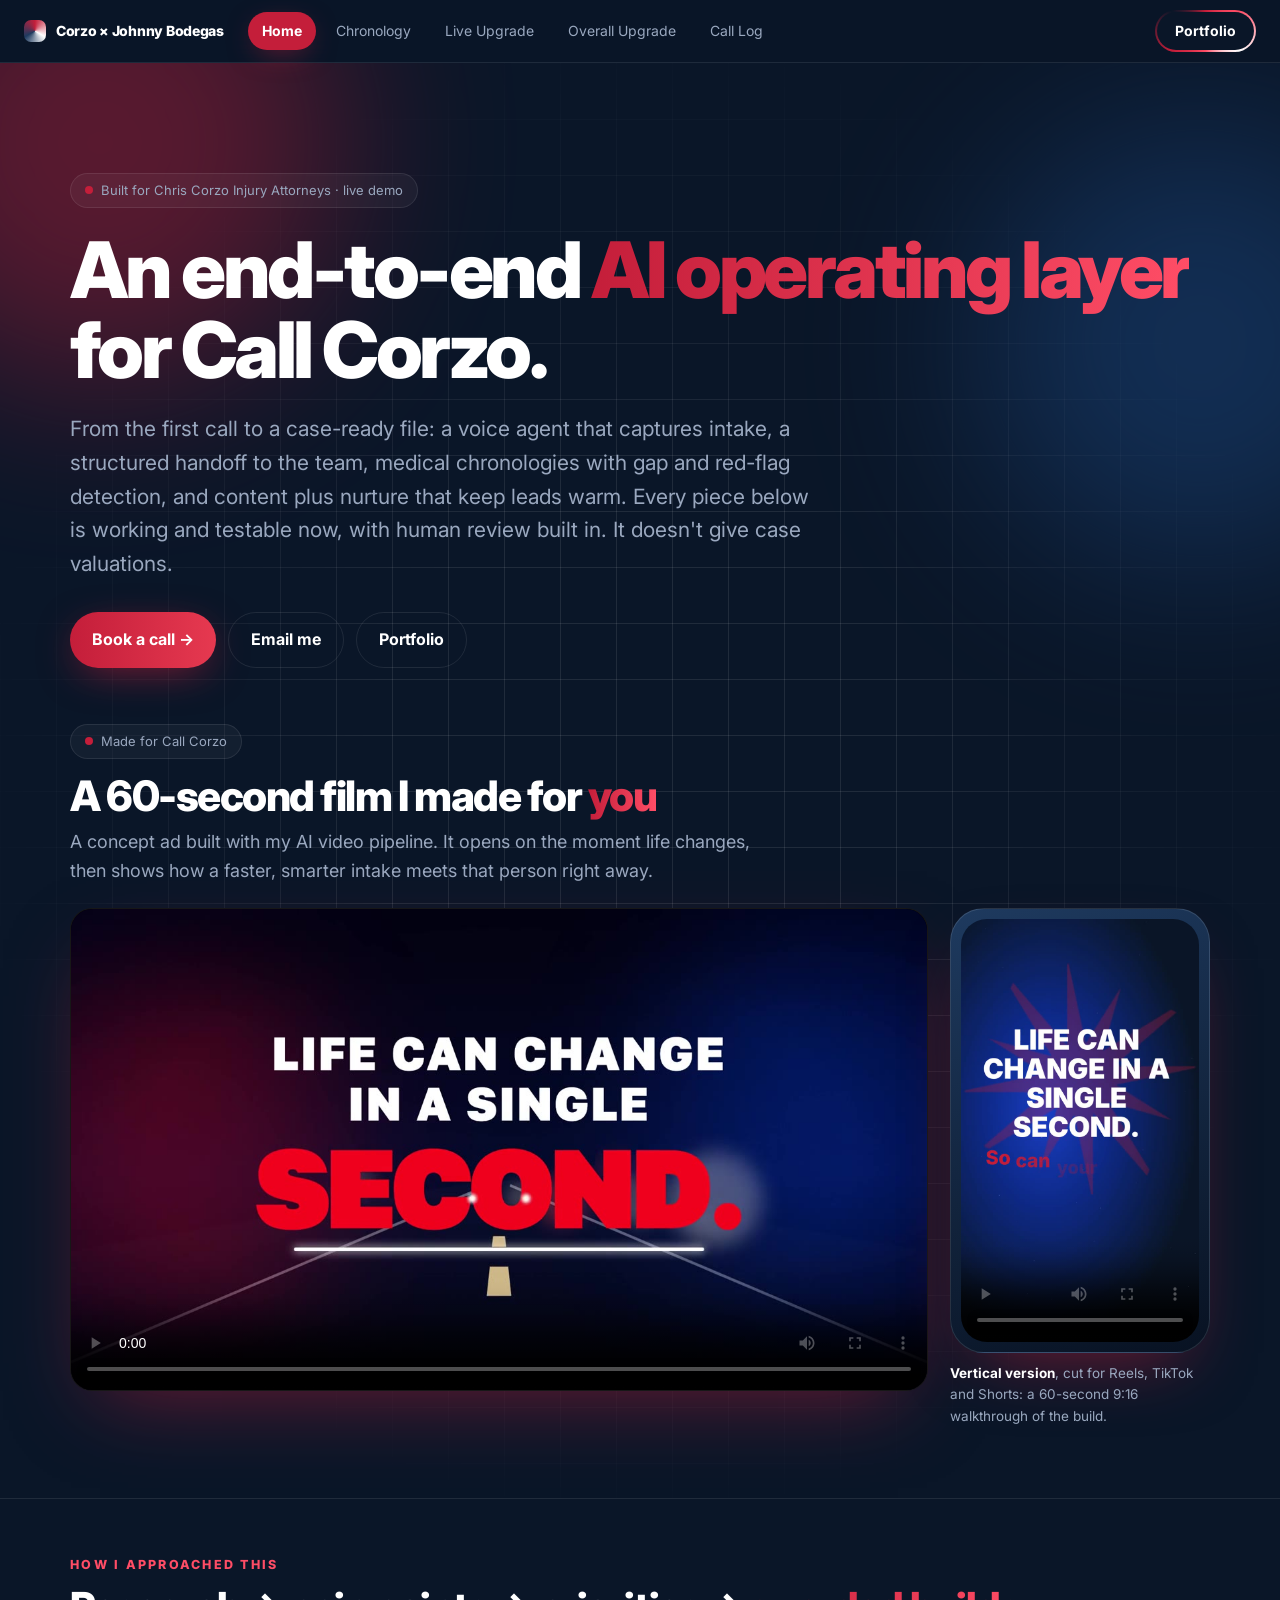
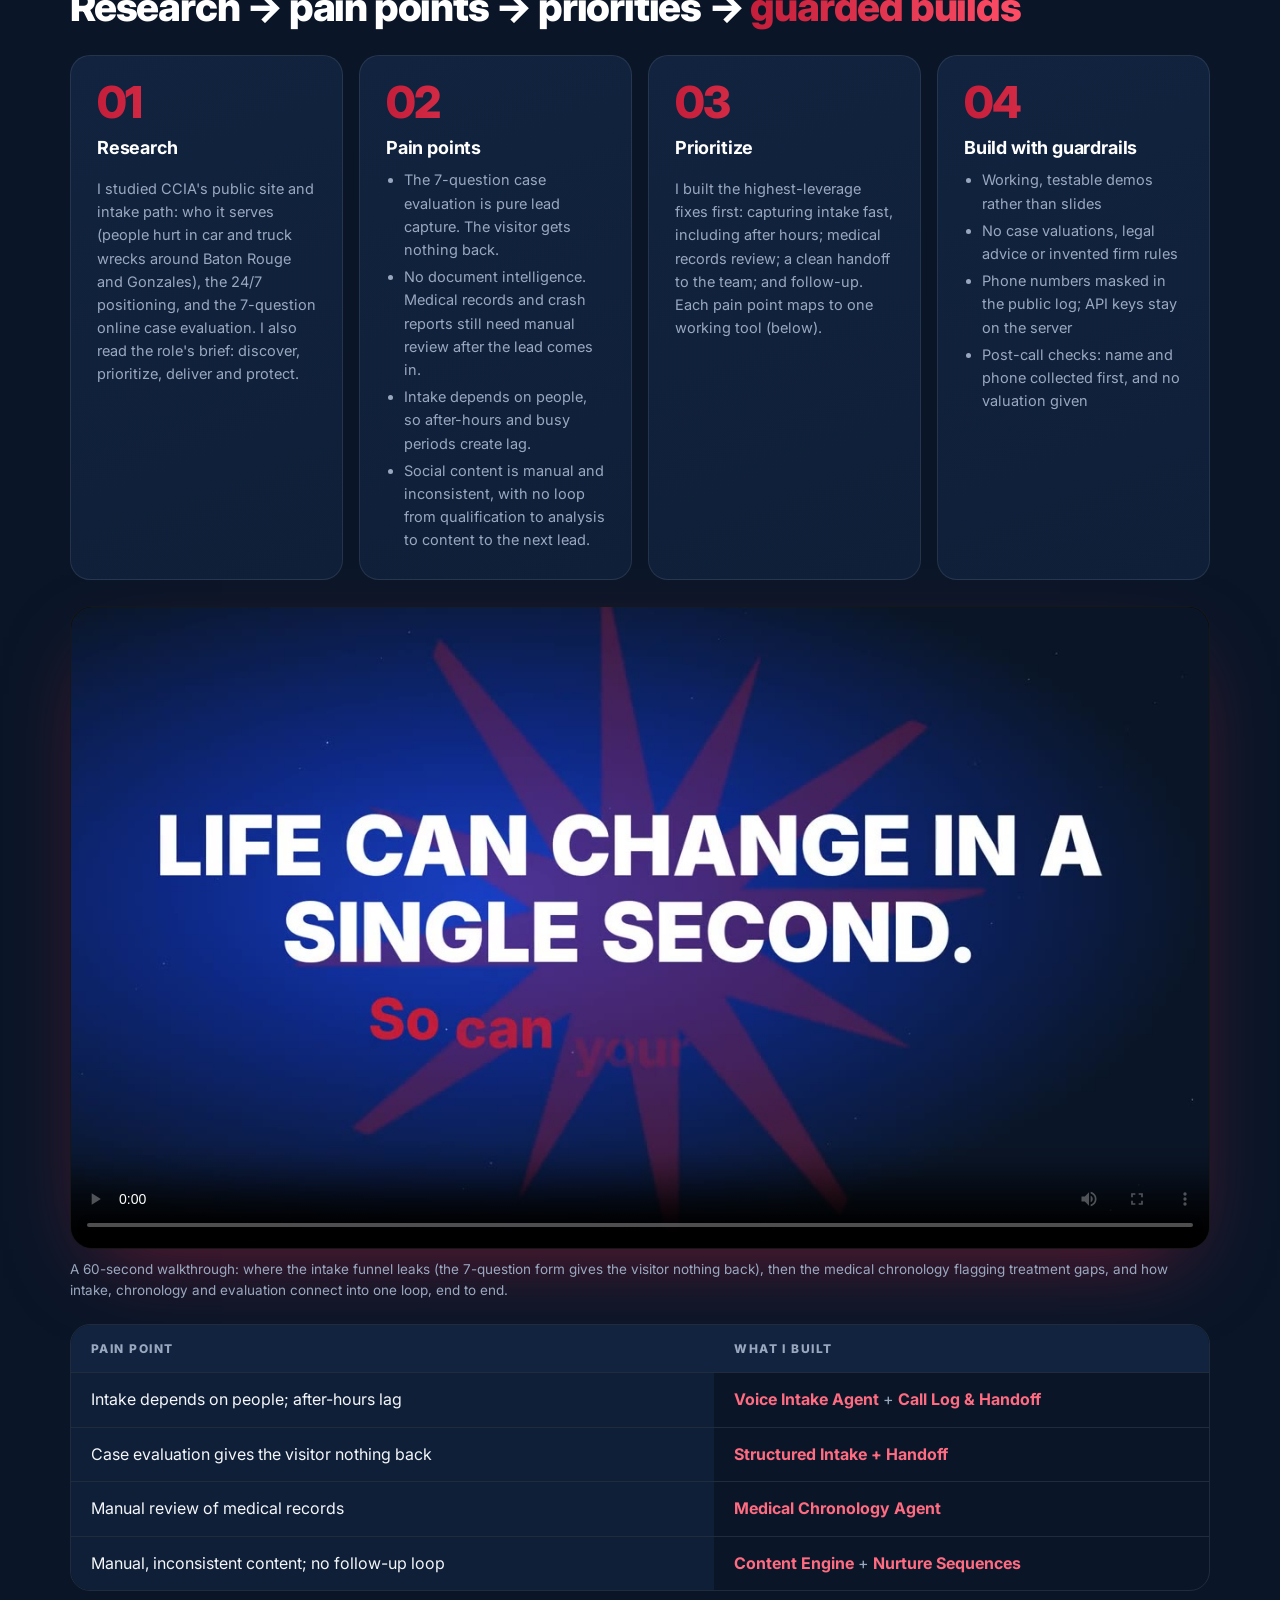
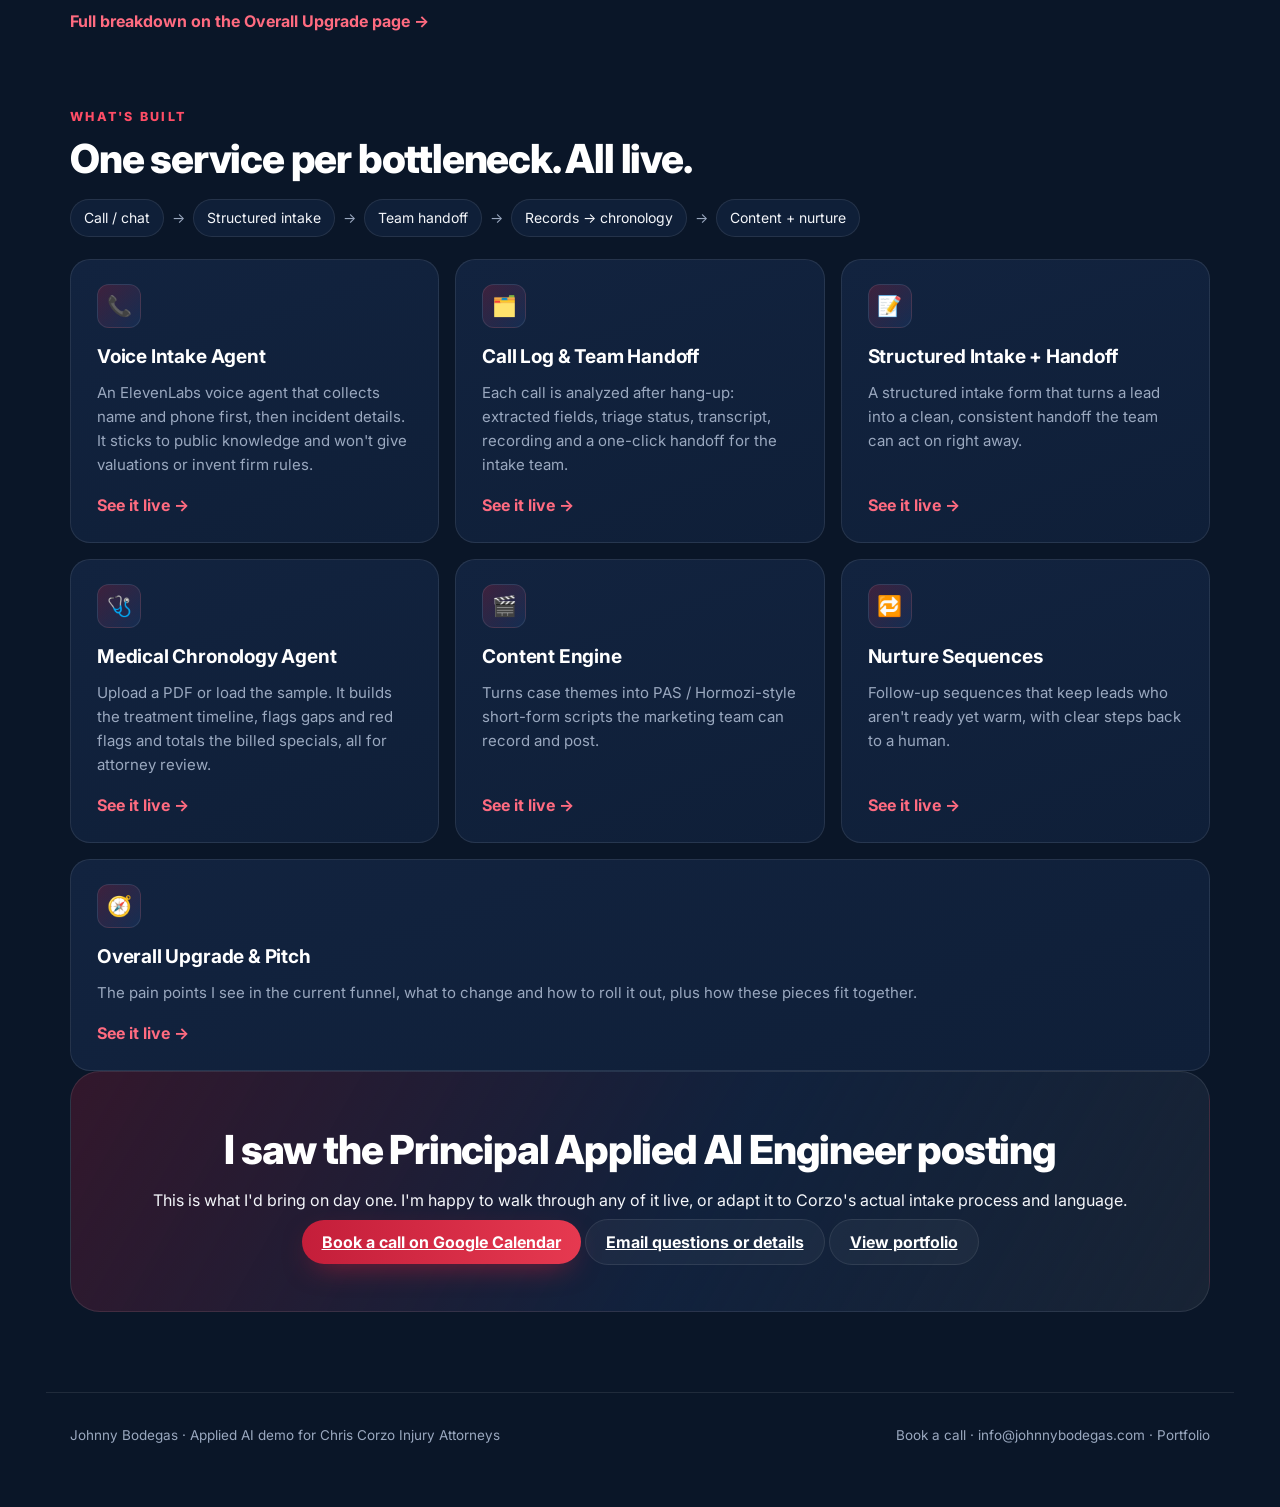
<file: index.html>
<!DOCTYPE html>
<html lang="en">
<head>
<meta charset="UTF-8"/>
<meta name="viewport" content="width=device-width, initial-scale=1.0"/>
<title>Call Corzo · AI operating layer demo by Johnny Bodegas</title>
<meta name="description" content="An end-to-end AI operating layer demo built for Chris Corzo Injury Attorneys: chronology, intake, voice, call log, content and nurture."/>
<style>
nav.tabs{background:#081222;border-bottom:1px solid #1e3a5f;padding:.6rem 1rem;display:flex;gap:.4rem;flex-wrap:wrap;align-items:center}nav.tabs a{color:#e8eef5;text-decoration:none;padding:.4rem .7rem;border-radius:6px}nav.tabs a.active{background:#c41e3a;color:#fff;font-weight:700}
.svc{display:grid;grid-template-columns:repeat(3,1fr);gap:16px;margin-top:22px}
@media(max-width:960px){.svc{grid-template-columns:1fr 1fr}}@media(max-width:620px){.svc{grid-template-columns:1fr}}
.svc .card{display:flex;flex-direction:column;gap:8px;margin:0}
.svc .card:hover{transform:translateY(-3px)}
.ic{width:42px;height:42px;border-radius:12px;display:grid;place-items:center;font-size:20px;background:linear-gradient(135deg,rgba(196,30,58,.25),rgba(30,79,143,.25));border:1px solid rgba(255,255,255,.09)}
.svc h3{margin:6px 0 0;font-size:19px;color:#fff}.svc p{margin:0;color:#9aa8bf;font-size:15px;flex:1}
.svc .go{margin-top:8px;color:#ff6b80;font-weight:700;text-decoration:none}.svc .go:hover{color:#fff}
.flow{display:flex;flex-wrap:wrap;gap:8px;align-items:center;margin-top:18px;color:#9aa8bf;font-size:14px}
.flow span.s{padding:7px 13px;border-radius:999px;border:1px solid rgba(255,255,255,.09);background:#0f1f38;color:#f4f6fa}
.steps{display:grid;grid-template-columns:repeat(4,1fr);gap:16px;margin-top:26px}
@media(max-width:960px){.steps{grid-template-columns:1fr 1fr}}@media(max-width:620px){.steps{grid-template-columns:1fr}}
.steps .card{margin:0;position:relative}.steps .n{font-size:44px;font-weight:850;letter-spacing:-.05em;line-height:1;background:linear-gradient(90deg,#c41e3a,#ff4d66);-webkit-background-clip:text;background-clip:text;color:transparent}
.steps h3{margin:10px 0 6px;font-size:18px;color:#fff}.steps p,.steps li{color:#9aa8bf;font-size:14.5px}.steps ul{padding-left:18px;margin:6px 0 0}.steps li{margin:4px 0}
.map{margin-top:22px;border:1px solid rgba(255,255,255,.09);border-radius:20px;overflow:hidden}
.mrow{display:grid;grid-template-columns:1.3fr 1fr;border-top:1px solid rgba(255,255,255,.09)}.mrow:first-child{border-top:0}
.mrow>div{padding:14px 20px}.mrow>div:first-child{background:#0f1f38;color:#f4f6fa}.mrow>div:last-child{color:#9aa8bf}.mrow a{color:#ff6b80;font-weight:700;text-decoration:none}
.mrow.h>div{font-size:12px;text-transform:uppercase;letter-spacing:.12em;font-weight:800;color:#9aa8bf;background:#12233f}
@media(max-width:620px){.mrow{grid-template-columns:1fr}}
.film-row{display:grid;grid-template-columns:minmax(0,1fr) 260px;gap:22px;align-items:start;margin-top:22px;max-width:1140px}
.film-row .hero-vid{margin-top:0;max-width:none}
.phone{margin:0}.phone-frame{border-radius:34px;padding:10px;background:linear-gradient(160deg,#1e3a5f,#081222);border:1px solid rgba(255,255,255,.12);box-shadow:0 30px 70px -30px rgba(196,30,58,.6)}
.phone-frame video{display:block;width:100%;aspect-ratio:9/16;border-radius:26px;background:#000;object-fit:cover}
.phone figcaption,.approach-vid figcaption{color:#9aa8bf;font-size:13.5px;margin-top:10px}.phone figcaption b{color:#fff}
.approach-vid{margin:26px 0 0}.approach-vid .hero-vid{max-width:none}
@media(max-width:860px){.film-row{grid-template-columns:1fr}.phone{max-width:300px;margin:0 auto}}
</style>
<link rel="preconnect" href="https://fonts.googleapis.com"><link href="https://fonts.googleapis.com/css2?family=Inter:wght@400;600;700;800;900&display=swap" rel="stylesheet">
<link rel="stylesheet" href="/assets/corzo.css">
</head>
<body>
<nav class="tabs">
  <a class="logo" href="/" style="padding:0!important;color:#fff!important"><i></i><span>Corzo × Johnny Bodegas</span></a>
  <a href="/" class="active">Home</a>
  <a href="/chronology/">Chronology</a>
  <a href="/live-upgrade/">Live Upgrade</a>
  <a href="/overall-upgrade/">Overall Upgrade</a>
  <a href="/calls/">Call Log</a>
  <a href="https://portfolio.johnnybodegas.com/" target="_blank" rel="noopener" class="nav-portfolio">Portfolio</a>
</nav>
<header class="hero"><div class="orb o1"></div><div class="orb o2"></div><div class="gridbg"></div><div class="in">
  <span class="pill reveal"><b></b>Built for Chris Corzo Injury Attorneys · live demo</span>
  <h1 class="reveal d1">An end-to-end <span class="grad">AI operating layer</span> for Call Corzo.</h1>
  <p class="sub reveal d2">From the first call to a case-ready file: a voice agent that captures intake, a structured handoff to the team, medical chronologies with gap and red-flag detection, and content plus nurture that keep leads warm. Every piece below is working and testable now, with human review built in. It doesn't give case valuations.</p>
  <div class="cta reveal d3"><a class="btn pri" href="https://calendar.app.google/VPPcBakyackf3NNN9" target="_blank" rel="noopener">Book a call →</a><a class="btn" href="mailto:info@johnnybodegas.com">Email me</a><a class="btn" href="https://portfolio.johnnybodegas.com/" target="_blank" rel="noopener">Portfolio</a></div>
  <div class="vid-head reveal d3"><span class="pill"><b></b>Made for Call Corzo</span><h2>A 60-second film I made for <span class="grad">you</span></h2><p>A concept ad built with my AI video pipeline. It opens on the moment life changes, then shows how a faster, smarter intake meets that person right away.</p></div>
  <div class="film-row reveal d3">
    <div class="hero-vid"><video controls playsinline preload="metadata" poster="/assets/corzo-hero.jpg"><source src="/assets/corzo-hero.mp4" type="video/mp4"></video></div>
    <figure class="phone"><div class="phone-frame"><video controls playsinline preload="metadata" poster="/assets/corzo-vertical.jpg"><source src="/assets/corzo-vertical.mp4" type="video/mp4"></video></div>
      <figcaption><b>Vertical version</b>, cut for Reels, TikTok and Shorts: a 60-second 9:16 walkthrough of the build.</figcaption></figure>
  </div>
</div></header>
<section class="wrap" id="approach" style="padding-bottom:0!important">
  <div class="eyebrow">How I approached this</div>
  <h2 style="margin-top:0!important">Research → pain points → priorities → <span class="grad">guarded builds</span></h2>
  <div class="steps">
    <div class="card"><div class="n">01</div><h3>Research</h3><p>I studied CCIA's public site and intake path: who it serves (people hurt in car and truck wrecks around Baton Rouge and Gonzales), the 24/7 positioning, and the 7-question online case evaluation. I also read the role's brief: discover, prioritize, deliver and protect.</p></div>
    <div class="card"><div class="n">02</div><h3>Pain points</h3><ul>
      <li>The 7-question case evaluation is pure lead capture. The visitor gets nothing back.</li>
      <li>No document intelligence. Medical records and crash reports still need manual review after the lead comes in.</li>
      <li>Intake depends on people, so after-hours and busy periods create lag.</li>
      <li>Social content is manual and inconsistent, with no loop from qualification to analysis to content to the next lead.</li></ul></div>
    <div class="card"><div class="n">03</div><h3>Prioritize</h3><p>I built the highest-leverage fixes first: capturing intake fast, including after hours; medical records review; a clean handoff to the team; and follow-up. Each pain point maps to one working tool (below).</p></div>
    <div class="card"><div class="n">04</div><h3>Build with guardrails</h3><ul>
      <li>Working, testable demos rather than slides</li>
      <li>No case valuations, legal advice or invented firm rules</li>
      <li>Phone numbers masked in the public log; API keys stay on the server</li>
      <li>Post-call checks: name and phone collected first, and no valuation given</li></ul></div>
  </div>
  <figure class="approach-vid"><div class="hero-vid" style="margin-top:0"><video controls playsinline preload="metadata" poster="/assets/corzo-approach.jpg"><source src="/assets/corzo-approach.mp4" type="video/mp4"></video></div>
    <figcaption>A 60-second walkthrough: where the intake funnel leaks (the 7-question form gives the visitor nothing back), then the medical chronology flagging treatment gaps, and how intake, chronology and evaluation connect into one loop, end to end.</figcaption></figure>
  <div class="map">
    <div class="mrow h"><div>Pain point</div><div>What I built</div></div>
    <div class="mrow"><div>Intake depends on people; after-hours lag</div><div><a href="/live-upgrade/#voice">Voice Intake Agent</a> + <a href="/calls/">Call Log &amp; Handoff</a></div></div>
    <div class="mrow"><div>Case evaluation gives the visitor nothing back</div><div><a href="/live-upgrade/#intake">Structured Intake + Handoff</a></div></div>
    <div class="mrow"><div>Manual review of medical records</div><div><a href="/chronology/">Medical Chronology Agent</a></div></div>
    <div class="mrow"><div>Manual, inconsistent content; no follow-up loop</div><div><a href="/live-upgrade/#content">Content Engine</a> + <a href="/live-upgrade/#nurture">Nurture Sequences</a></div></div>
  </div>
  <p style="margin-top:18px"><a href="/overall-upgrade/" style="color:#ff6b80;font-weight:700;text-decoration:none">Full breakdown on the Overall Upgrade page →</a></p>
</section>
<div class="wrap">
  <div class="eyebrow">What's built</div>
  <h2 style="margin-top:0!important">One service per bottleneck. All live.</h2>
  <div class="flow"><span class="s">Call / chat</span>→<span class="s">Structured intake</span>→<span class="s">Team handoff</span>→<span class="s">Records → chronology</span>→<span class="s">Content + nurture</span></div>
  <div class="svc">
    <div class="card"><div class="ic">📞</div><h3>Voice Intake Agent</h3><p>An ElevenLabs voice agent that collects name and phone first, then incident details. It sticks to public knowledge and won't give valuations or invent firm rules.</p><a class="go" href="/live-upgrade/#voice">See it live →</a></div>
    <div class="card"><div class="ic">🗂️</div><h3>Call Log &amp; Team Handoff</h3><p>Each call is analyzed after hang-up: extracted fields, triage status, transcript, recording and a one-click handoff for the intake team.</p><a class="go" href="/calls/">See it live →</a></div>
    <div class="card"><div class="ic">📝</div><h3>Structured Intake + Handoff</h3><p>A structured intake form that turns a lead into a clean, consistent handoff the team can act on right away.</p><a class="go" href="/live-upgrade/#intake">See it live →</a></div>
    <div class="card"><div class="ic">🩺</div><h3>Medical Chronology Agent</h3><p>Upload a PDF or load the sample. It builds the treatment timeline, flags gaps and red flags and totals the billed specials, all for attorney review.</p><a class="go" href="/chronology/">See it live →</a></div>
    <div class="card"><div class="ic">🎬</div><h3>Content Engine</h3><p>Turns case themes into PAS / Hormozi-style short-form scripts the marketing team can record and post.</p><a class="go" href="/live-upgrade/#content">See it live →</a></div>
    <div class="card"><div class="ic">🔁</div><h3>Nurture Sequences</h3><p>Follow-up sequences that keep leads who aren't ready yet warm, with clear steps back to a human.</p><a class="go" href="/live-upgrade/#nurture">See it live →</a></div>
    <div class="card" style="grid-column:1/-1"><div class="ic">🧭</div><h3>Overall Upgrade &amp; Pitch</h3><p>The pain points I see in the current funnel, what to change and how to roll it out, plus how these pieces fit together.</p><a class="go" href="/overall-upgrade/">See it live →</a></div>
  </div>
  <div class="cta-box">
    <h2>I saw the Principal Applied AI Engineer posting</h2>
    <p>This is what I'd bring on day one. I'm happy to walk through any of it live, or adapt it to Corzo's actual intake process and language.</p>
    <a class="cta-btn" href="https://calendar.app.google/VPPcBakyackf3NNN9" target="_blank" rel="noopener">Book a call on Google Calendar</a>
    <a class="cta-btn secondary" href="mailto:info@johnnybodegas.com">Email questions or details</a>
    <a class="cta-btn secondary" href="https://portfolio.johnnybodegas.com/" target="_blank" rel="noopener">View portfolio</a>
  </div>
</div>
<footer class="site"><span>Johnny Bodegas · Applied AI demo for Chris Corzo Injury Attorneys</span><span><a href="https://calendar.app.google/VPPcBakyackf3NNN9" target="_blank" rel="noopener">Book a call</a> · <a href="mailto:info@johnnybodegas.com">info@johnnybodegas.com</a> · <a href="https://portfolio.johnnybodegas.com/" target="_blank" rel="noopener">Portfolio</a></span></footer>
</body>
</html>
</file>
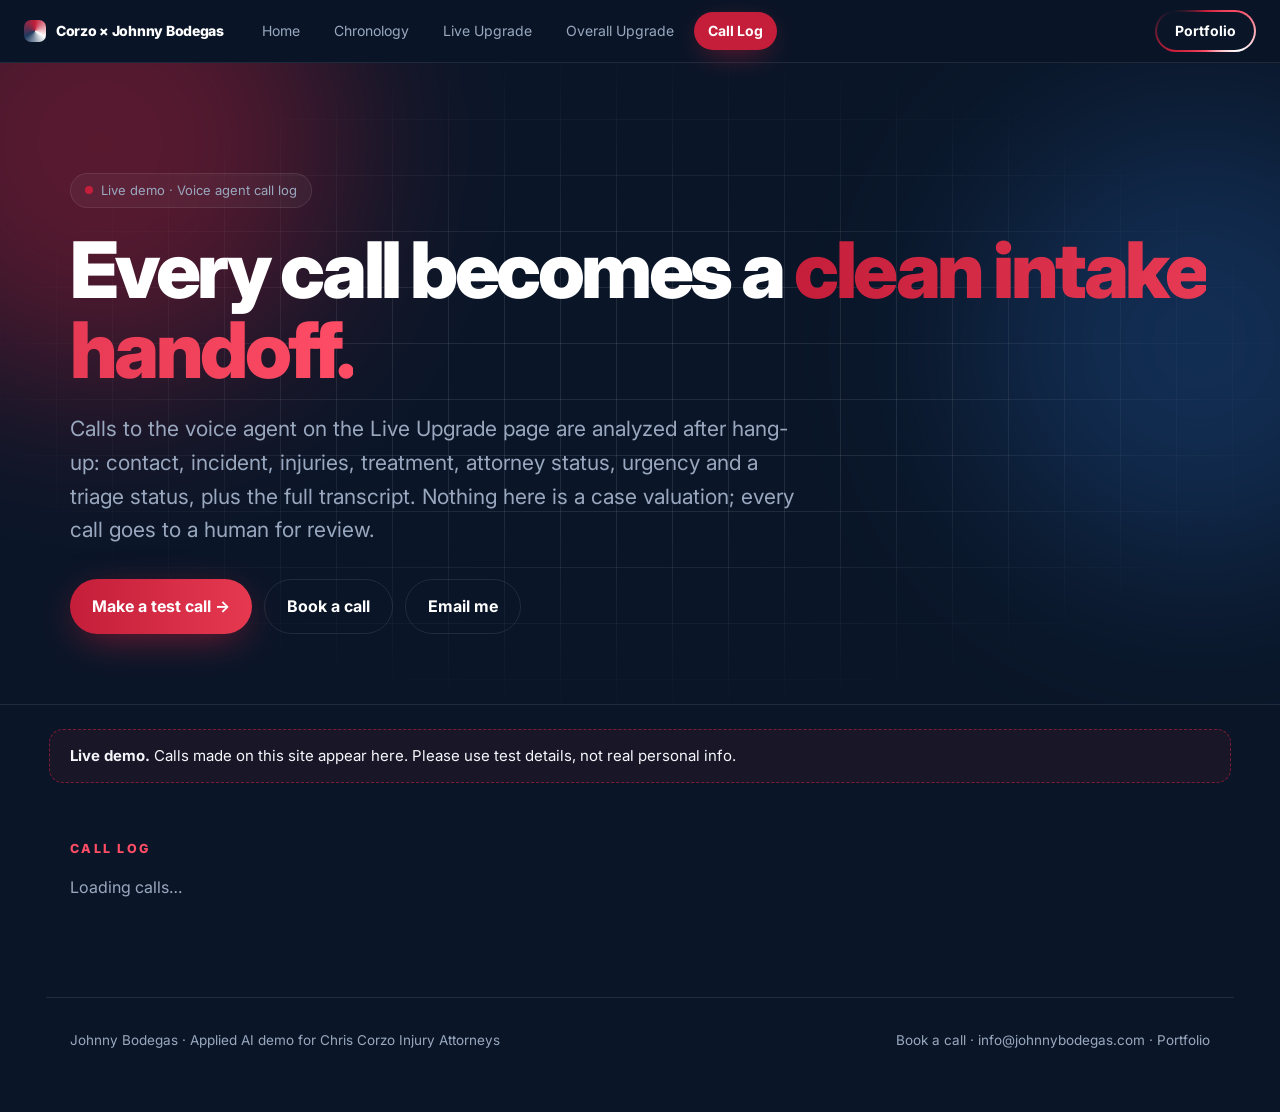
<file: calls/index.html>
<!DOCTYPE html>
<html lang="en">
<head>
<meta charset="UTF-8"/>
<meta name="viewport" content="width=device-width, initial-scale=1.0"/>
<title>Call Log · Corzo voice agent</title>
<style>
:root{--bg:#0a1628;--surface:#12233f;--border:#1e3a5f;--text:#e8eef5;--muted:#8b9bb4;--accent:#c41e3a}
nav.tabs{background:#081222;border-bottom:1px solid #1e3a5f;padding:.6rem 1rem;display:flex;gap:.4rem;flex-wrap:wrap;align-items:center}nav.tabs a{color:#e8eef5;text-decoration:none;padding:.4rem .7rem;border-radius:6px}nav.tabs a.active{background:#c41e3a;color:#fff;font-weight:700}
.banner{max-width:1140px;margin:24px auto 0;padding:14px 20px;border-radius:14px;border:1px dashed rgba(196,30,58,.6);background:rgba(196,30,58,.08);color:#f4f6fa;font-size:15px}
.grid{display:grid;grid-template-columns:minmax(300px,1fr) 1.6fr;gap:20px;align-items:start}
@media(max-width:860px){.grid{grid-template-columns:1fr}}
.list{display:flex;flex-direction:column;gap:10px}
.item{text-align:left;width:100%;cursor:pointer;background:linear-gradient(160deg,#12233f,#0f1f38)!important;border:1px solid rgba(255,255,255,.09)!important;border-radius:16px!important;padding:14px 16px!important;color:#f4f6fa!important;box-shadow:none!important;font-weight:400!important}
.item.sel{border-color:#c41e3a!important;box-shadow:0 0 0 1px #c41e3a!important}
.item .who{font-weight:700;font-size:16px}.item .meta{color:var(--muted);font-size:13px;margin-top:4px}
.badge{display:inline-block;font-size:10.5px;font-weight:800;letter-spacing:.08em;text-transform:uppercase;padding:3px 9px;border-radius:999px;vertical-align:middle;margin-left:6px}
.b-qualified{color:#bbf7d0;background:rgba(74,222,128,.1);border:1px solid rgba(74,222,128,.35)}
.b-needs_review{color:#fde68a;background:rgba(251,191,36,.1);border:1px solid rgba(251,191,36,.35)}
.b-not_a_case{color:#cbd5e1;background:rgba(148,163,184,.1);border:1px solid rgba(148,163,184,.35)}
.b-sample{color:#fecaca;background:rgba(196,30,58,.15);border:1px solid rgba(196,30,58,.5)}
dl.f{display:grid;grid-template-columns:170px 1fr;gap:6px 14px;margin:0}dl.f dt{color:var(--muted);font-size:13px}dl.f dd{margin:0}
.tx{max-height:420px;overflow:auto;display:flex;flex-direction:column;gap:8px}
.m{padding:8px 12px;border-radius:12px;max-width:85%;font-size:14.5px}.m.agent{background:#0f1f38;border:1px solid rgba(255,255,255,.08)}.m.user{background:#1e3a5f;margin-left:auto}
.m small{display:block;color:var(--muted);font-size:11px}
pre.h{white-space:pre-wrap;background:#081222;border-radius:12px;padding:14px;font-size:13.5px;border:1px solid rgba(255,255,255,.08)}
.muted{color:var(--muted)}
</style>
<link rel="preconnect" href="https://fonts.googleapis.com"><link href="https://fonts.googleapis.com/css2?family=Inter:wght@400;600;700;800;900&display=swap" rel="stylesheet">
<link rel="stylesheet" href="/assets/corzo.css">
</head>
<body>
<nav class="tabs">
  <a class="logo" href="/" style="padding:0!important;color:#fff!important"><i></i><span>Corzo × Johnny Bodegas</span></a>
  <a href="/">Home</a>
  <a href="/chronology/">Chronology</a>
  <a href="/live-upgrade/">Live Upgrade</a>
  <a href="/overall-upgrade/">Overall Upgrade</a>
  <a href="/calls/" class="active">Call Log</a>
  <a href="https://portfolio.johnnybodegas.com/" target="_blank" rel="noopener" class="nav-portfolio">Portfolio</a>
</nav>
<header class="hero"><div class="orb o1"></div><div class="orb o2"></div><div class="gridbg"></div><div class="in">
  <span class="pill reveal"><b></b>Live demo · Voice agent call log</span>
  <h1 class="reveal d1">Every call becomes a <span class="grad">clean intake handoff.</span></h1>
  <p class="sub reveal d2">Calls to the voice agent on the Live Upgrade page are analyzed after hang-up: contact, incident, injuries, treatment, attorney status, urgency and a triage status, plus the full transcript. Nothing here is a case valuation; every call goes to a human for review.</p>
  <div class="cta reveal d3"><a class="btn pri" href="/live-upgrade/#voice">Make a test call →</a><a class="btn" href="https://calendar.app.google/VPPcBakyackf3NNN9" target="_blank" rel="noopener">Book a call</a><a class="btn" href="mailto:info@johnnybodegas.com">Email me</a></div>
</div></header>
<div class="banner"><strong>Live demo.</strong> Calls made on this site appear here. Please use test details, not real personal info.</div>
<div class="wrap">
  <div class="eyebrow">Call log</div>
  <p class="muted" id="state">Loading calls…</p>
  <div class="grid">
    <div class="list" id="list"></div>
    <div id="detail"></div>
  </div>
</div>
<footer class="site"><span>Johnny Bodegas · Applied AI demo for Chris Corzo Injury Attorneys</span><span><a href="https://calendar.app.google/VPPcBakyackf3NNN9" target="_blank" rel="noopener">Book a call</a> · <a href="mailto:info@johnnybodegas.com">info@johnnybodegas.com</a> · <a href="https://portfolio.johnnybodegas.com/" target="_blank" rel="noopener">Portfolio</a></span></footer>
<script>
// Public, read-only: publishable key + RLS allow SELECT only. Phone numbers are masked server-side before storage.
const SB="https://egidfikgecpbpdausrcr.supabase.co", KEY="sb_publishable_lFwjy5iuG41NV7t2A9VTHQ_l2ts9HNp";
const LABEL={qualified:"Qualified",needs_review:"Needs review",not_a_case:"Not a case"};
const FIELDS=[["caller_name","Caller"],["phone","Phone"],["incident_type","Incident type"],["incident_date","Incident date"],["injuries","Injuries"],["treatment_status","Treatment"],["has_attorney","Has attorney"],["urgency","Urgency"],["best_callback_time","Best callback"]];
const esc=s=>String(s??"").replace(/[&<>"]/g,c=>({"&":"&amp;","<":"&lt;",">":"&gt;",'"':"&quot;"}[c]));
const nice=v=>v==null||v===""?"—":String(v).replace(/_/g," ");
const fmt=(iso,tz)=>iso?new Date(iso).toLocaleString("en-US",{timeZone:tz,month:"short",day:"numeric",hour:"numeric",minute:"2-digit"}):"—";
const times=iso=>`${fmt(iso,"Asia/Manila")} Manila · ${fmt(iso,"America/Chicago")} Central`;
const badge=c=>`<span class="badge b-${esc(c.status)}">${esc(LABEL[c.status]||c.status)}</span>${c.is_sample?'<span class="badge b-sample">Sample</span>':""}`;
let calls=[],sel=null;
function handoff(c){const f=c.fields||{};return [`CORZO INTAKE HANDOFF${c.is_sample?" (SAMPLE / fictional)":""}`,`Status: ${LABEL[c.status]||c.status}   Urgency: ${nice(f.urgency)}`,`Call: ${times(c.started_at)} (${c.duration?Math.round(c.duration/60*10)/10+" min":"—"})`,"",...FIELDS.map(([k,l])=>`${l}: ${nice(f[k])}`),"",`Summary: ${c.summary||"—"}`,"",`Next step: intake team calls back${f.best_callback_time?" ("+f.best_callback_time+")":""}; attorney review required. No valuation was given.`,`Ref: ${c.conversation_id}`].join("\n");}
function show(id){sel=id;const c=calls.find(x=>x.conversation_id===id);document.querySelectorAll(".item").forEach(e=>e.classList.toggle("sel",e.dataset.id===id));if(!c)return;const f=c.fields||{};
 const audio=c.has_audio&&!c.is_sample?`<div class="card"><div class="eyebrow">Recording</div><audio controls preload="none" style="width:100%" src="${SB}/functions/v1/corzo-sync?audio=${encodeURIComponent(c.conversation_id)}"></audio></div>`:"";
 document.getElementById("detail").innerHTML=`<div class="card"><div class="eyebrow">Summary ${badge(c)}</div><p style="margin:0">${esc(c.summary||"—")}</p><p class="muted" style="font-size:13px;margin:.6rem 0 0">${esc(times(c.started_at))}${c.duration?" · "+Math.round(c.duration)+"s":""}</p></div>
 <div class="card"><div class="eyebrow">Extracted fields</div><dl class="f">${FIELDS.map(([k,l])=>`<dt>${l}</dt><dd>${esc(nice(f[k]))}</dd>`).join("")}</dl></div>
 <div class="card"><div class="eyebrow">Intake-team handoff</div><pre class="h" id="ho">${esc(handoff(c))}</pre><button id="copy">Copy handoff</button> <span class="muted" id="copied"></span></div>
 ${audio}
 <div class="card"><div class="eyebrow">Transcript</div><div class="tx">${(c.transcript||[]).map(m=>`<div class="m ${m.role==="user"?"user":"agent"}"><small>${m.role==="user"?"Caller":"Agent"}${m.t!=null?" · "+m.t+"s":""}</small>${esc(m.message)}</div>`).join("")||'<span class="muted">No transcript.</span>'}</div></div>`;
 document.getElementById("copy").onclick=async()=>{const t=handoff(c);try{await navigator.clipboard.writeText(t)}catch(e){const a=document.createElement("textarea");a.value=t;document.body.appendChild(a);a.select();document.execCommand("copy");a.remove()}document.getElementById("copied").textContent="Copied ✓";};}
async function load(){const r=await fetch(`${SB}/rest/v1/corzo_calls?select=*&order=started_at.desc&limit=50`,{headers:{apikey:KEY}});calls=r.ok?await r.json():[];
 document.getElementById("state").textContent=calls.length?`${calls.length} call${calls.length>1?"s":""}. Newest first. Click one for details.`:"No calls yet. Make a test call on the Live Upgrade page.";
 document.getElementById("list").innerHTML=calls.map(c=>`<button class="item" data-id="${esc(c.conversation_id)}"><div class="who">${esc((c.fields||{}).caller_name||"Unknown caller")} ${badge(c)}</div><div class="meta">${esc(nice((c.fields||{}).incident_type))} · ${esc(times(c.started_at))}</div></button>`).join("");
 document.querySelectorAll(".item").forEach(e=>e.onclick=()=>show(e.dataset.id));if(calls.length)show(sel&&calls.some(c=>c.conversation_id===sel)?sel:calls[0].conversation_id);}
load();
// Ask the server to pull any new calls from ElevenLabs (rate-limited server-side), then refresh.
fetch(`${SB}/functions/v1/corzo-sync`,{method:"POST"}).then(r=>r.json()).then(j=>{if(j&&j.synced)load()}).catch(()=>{});
setInterval(load,30000);
</script>
</body>
</html>
</file>
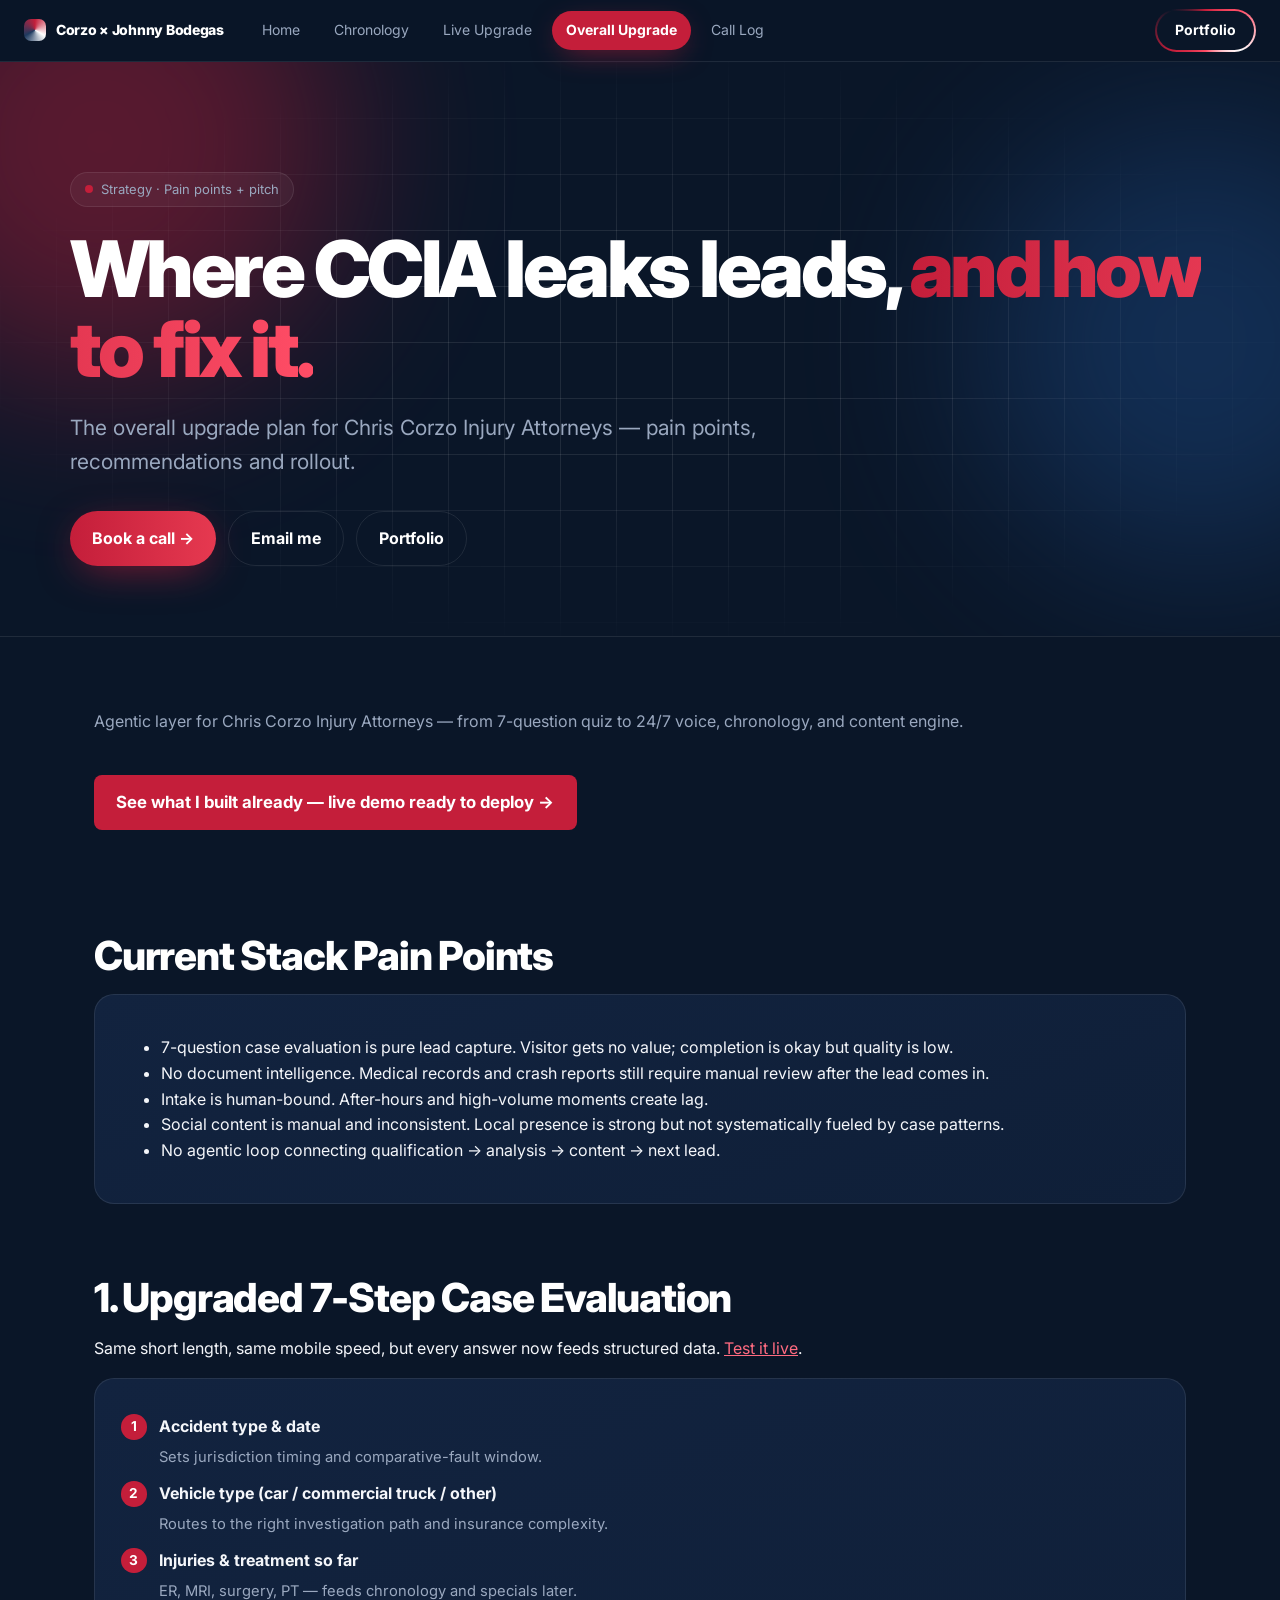
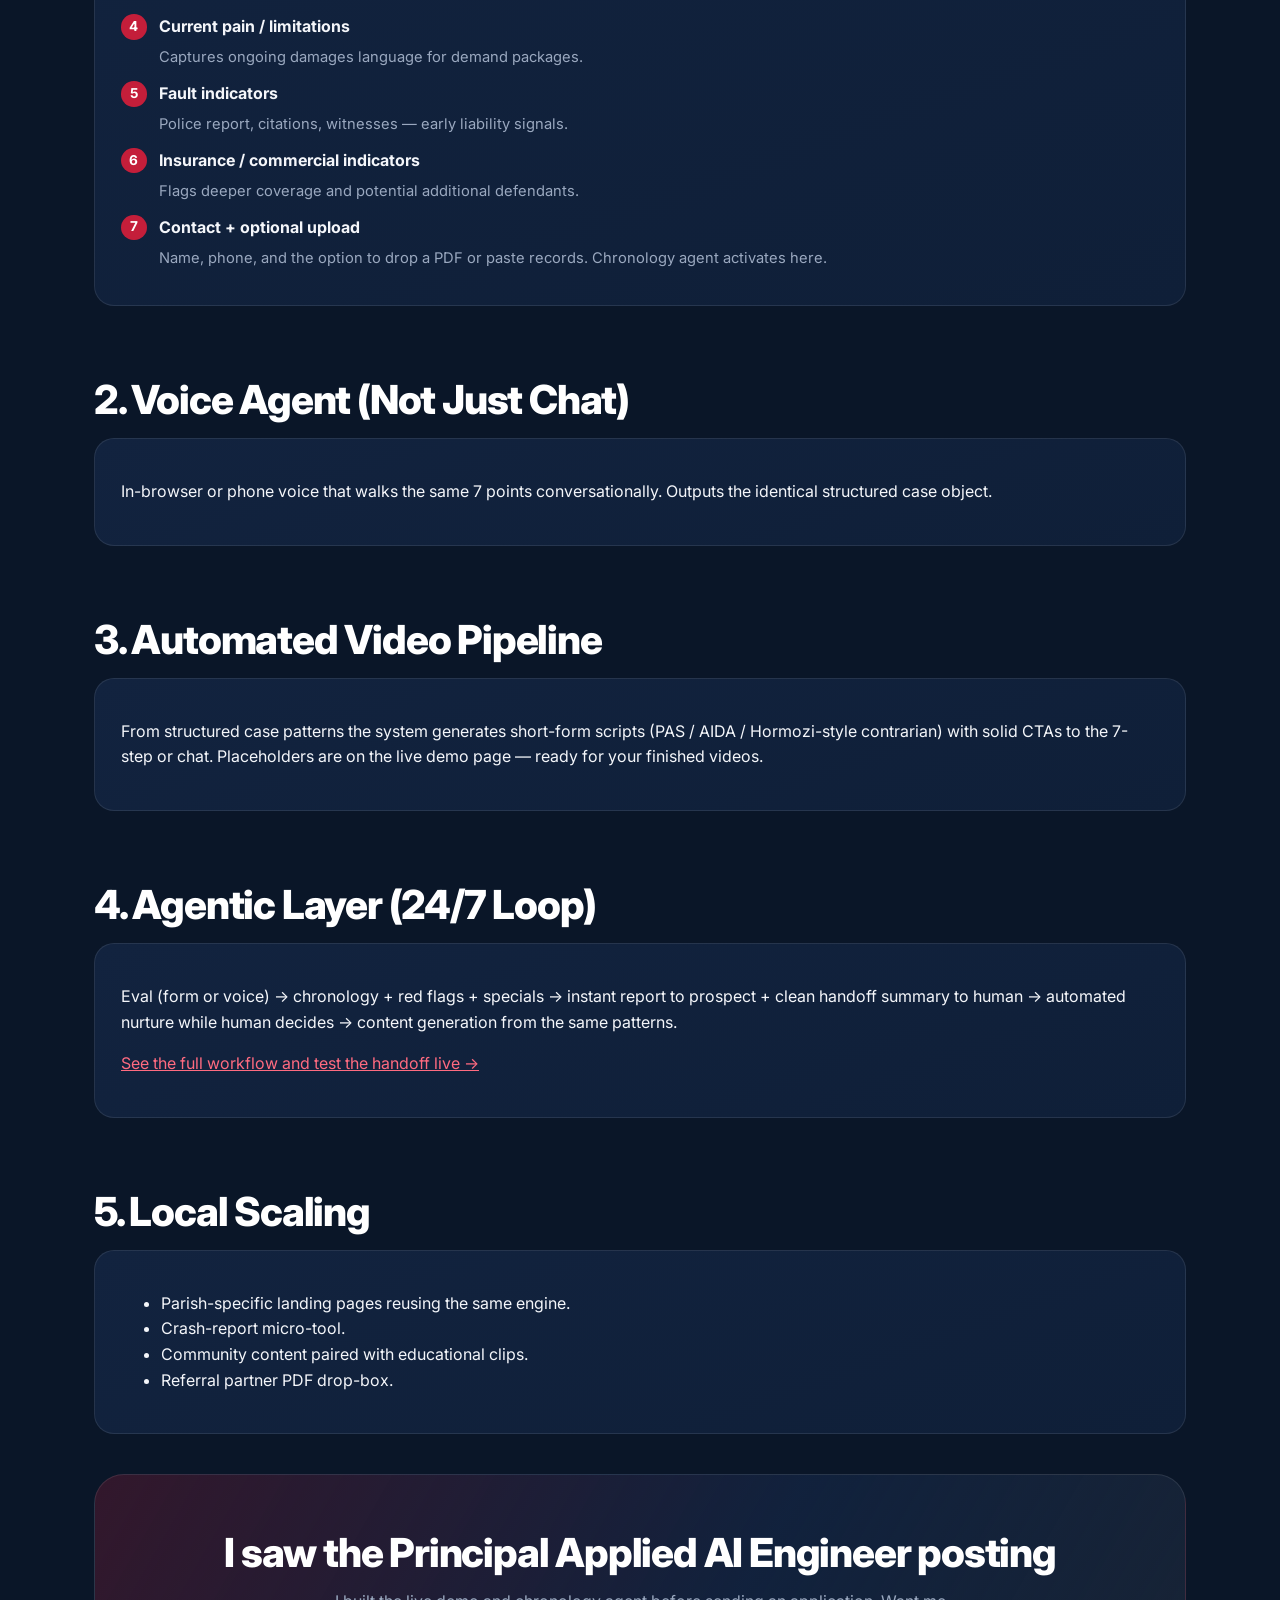
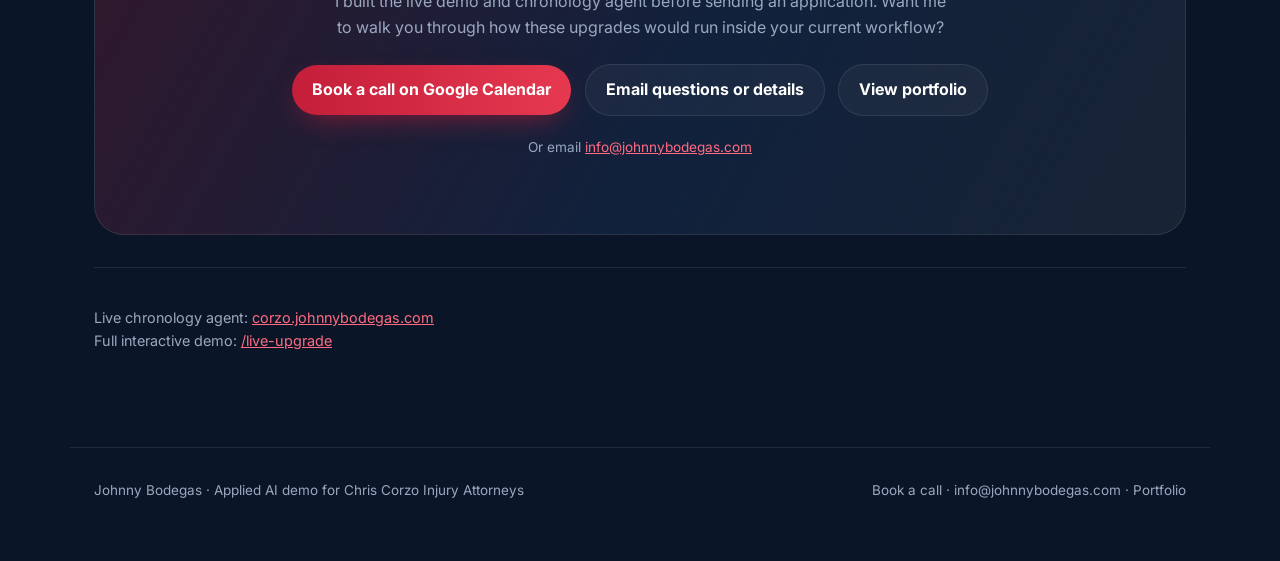
<file: overall-upgrade/index.html>
<!DOCTYPE html>
<html lang="en">
<head>
<meta charset="UTF-8"/>
<meta name="viewport" content="width=device-width, initial-scale=1.0"/>
<title>Overall Upgrade · Corzo for CCIA</title>
<style>
:root{--bg:#0a1628;--surface:#12233f;--border:#1e3a5f;--text:#e8eef5;--muted:#8b9bb4;--accent:#c41e3a}
*{box-sizing:border-box}
body{margin:0;font-family:system-ui,-apple-system,sans-serif;background:var(--bg);color:var(--text);line-height:1.6}
.wrap{max-width:820px;margin:0 auto;padding:2.5rem 1.25rem 4rem}
h1{font-size:1.9rem;margin:0 0 .4rem;font-weight:650}
.sub{color:var(--muted);font-size:1rem;margin-bottom:1.5rem}
.hero-cta{display:inline-block;background:var(--accent);color:#fff;text-decoration:none;padding:.9rem 1.4rem;border-radius:8px;font-weight:700;font-size:1.05rem;margin:1rem 0 2rem}
.hero-cta:hover{filter:brightness(1.08)}
h2{font-size:1.25rem;margin:2.2rem 0 .8rem;color:var(--accent)}
.card{background:var(--surface);border:1px solid var(--border);border-radius:10px;padding:1.2rem 1.3rem;margin:1rem 0}
.why{color:var(--muted);font-size:.92rem;margin-top:.4rem}
.step{display:flex;gap:.8rem;margin:.7rem 0}
.num{background:var(--accent);color:#fff;width:1.6rem;height:1.6rem;border-radius:50%;display:flex;align-items:center;justify-content:center;font-weight:700;font-size:.85rem;flex-shrink:0}
a{color:var(--accent)}
.cta-box{background:var(--surface);border:1px solid var(--accent);border-radius:12px;padding:1.4rem 1.5rem;margin:2.5rem 0 1rem;text-align:center}
.cta-box h2{margin-top:0}
.cta-box p{color:var(--muted);max-width:62ch;margin:.6rem auto 1.2rem}
.cta-btn{background:var(--accent);color:#fff;border:none;padding:.75rem 1.2rem;border-radius:7px;font-weight:600;text-decoration:none;display:inline-block;margin:.3rem}
.cta-btn.secondary{background:transparent;color:var(--text);border:1px solid var(--border)}
.footer{margin-top:2rem;padding-top:1.5rem;border-top:1px solid var(--border);color:var(--muted);font-size:.9rem}
nav.tabs{background:#081222;border-bottom:1px solid #1e3a5f;padding:.6rem 1rem;display:flex;gap:.4rem;flex-wrap:wrap;align-items:center}nav.tabs a{color:#e8eef5;text-decoration:none;padding:.4rem .7rem;border-radius:6px}nav.tabs a.active{background:#c41e3a;color:#fff;font-weight:700}
</style>
<link rel="preconnect" href="https://fonts.googleapis.com"><link href="https://fonts.googleapis.com/css2?family=Inter:wght@400;600;700;800;900&display=swap" rel="stylesheet">
<link rel="stylesheet" href="/assets/corzo.css">
</head>
<body>
<nav class="tabs">
  <a class="logo" href="/" style="padding:0!important;color:#fff!important"><i></i><span>Corzo × Johnny Bodegas</span></a>
  <a href="/">Home</a>
  <a href="/chronology/">Chronology</a>
  <a href="/live-upgrade/">Live Upgrade</a>
  <a href="/overall-upgrade/" class="active">Overall Upgrade</a>
  <a href="/calls/">Call Log</a>
  <a href="https://portfolio.johnnybodegas.com/" target="_blank" rel="noopener" class="nav-portfolio">Portfolio</a>
</nav>
<header class="hero"><div class="orb o1"></div><div class="orb o2"></div><div class="gridbg"></div><div class="in">
  <span class="pill reveal"><b></b>Strategy · Pain points + pitch</span>
  <h1 class="reveal d1">Where CCIA leaks leads, <span class="grad">and how to fix it.</span></h1>
  <p class="sub reveal d2">The overall upgrade plan for Chris Corzo Injury Attorneys — pain points, recommendations and rollout.</p>
  <div class="cta reveal d3"><a class="btn pri" href="https://calendar.app.google/VPPcBakyackf3NNN9" target="_blank" rel="noopener">Book a call →</a><a class="btn" href="mailto:info@johnnybodegas.com">Email me</a><a class="btn" href="https://portfolio.johnnybodegas.com/" target="_blank" rel="noopener">Portfolio</a></div>
</div></header>
<div class="wrap">
  <p class="sub">Agentic layer for Chris Corzo Injury Attorneys — from 7-question quiz to 24/7 voice, chronology, and content engine.</p>

  <a class="hero-cta" href="/live-upgrade/">See what I built already — live demo ready to deploy →</a>

  <h2>Current Stack Pain Points</h2>
  <div class="card">
    <ul>
      <li>7-question case evaluation is pure lead capture. Visitor gets no value; completion is okay but quality is low.</li>
      <li>No document intelligence. Medical records and crash reports still require manual review after the lead comes in.</li>
      <li>Intake is human-bound. After-hours and high-volume moments create lag.</li>
      <li>Social content is manual and inconsistent. Local presence is strong but not systematically fueled by case patterns.</li>
      <li>No agentic loop connecting qualification → analysis → content → next lead.</li>
    </ul>
  </div>

  <h2>1. Upgraded 7-Step Case Evaluation</h2>
  <p>Same short length, same mobile speed, but every answer now feeds structured data. <a href="/live-upgrade/#eval">Test it live</a>.</p>
  <div class="card">
    <div class="step"><div class="num">1</div><div><strong>Accident type & date</strong><div class="why">Sets jurisdiction timing and comparative-fault window.</div></div></div>
    <div class="step"><div class="num">2</div><div><strong>Vehicle type (car / commercial truck / other)</strong><div class="why">Routes to the right investigation path and insurance complexity.</div></div></div>
    <div class="step"><div class="num">3</div><div><strong>Injuries & treatment so far</strong><div class="why">ER, MRI, surgery, PT — feeds chronology and specials later.</div></div></div>
    <div class="step"><div class="num">4</div><div><strong>Current pain / limitations</strong><div class="why">Captures ongoing damages language for demand packages.</div></div></div>
    <div class="step"><div class="num">5</div><div><strong>Fault indicators</strong><div class="why">Police report, citations, witnesses — early liability signals.</div></div></div>
    <div class="step"><div class="num">6</div><div><strong>Insurance / commercial indicators</strong><div class="why">Flags deeper coverage and potential additional defendants.</div></div></div>
    <div class="step"><div class="num">7</div><div><strong>Contact + optional upload</strong><div class="why">Name, phone, and the option to drop a PDF or paste records. Chronology agent activates here.</div></div></div>
  </div>

  <h2>2. Voice Agent (Not Just Chat)</h2>
  <div class="card"><p>In-browser or phone voice that walks the same 7 points conversationally. Outputs the identical structured case object.</p></div>

  <h2>3. Automated Video Pipeline</h2>
  <div class="card"><p>From structured case patterns the system generates short-form scripts (PAS / AIDA / Hormozi-style contrarian) with solid CTAs to the 7-step or chat. Placeholders are on the live demo page — ready for your finished videos.</p></div>

  <h2>4. Agentic Layer (24/7 Loop)</h2>
  <div class="card">
    <p>Eval (form or voice) → chronology + red flags + specials → instant report to prospect + clean handoff summary to human → automated nurture while human decides → content generation from the same patterns.</p>
    <p><a href="/live-upgrade/">See the full workflow and test the handoff live →</a></p>
  </div>

  <h2>5. Local Scaling</h2>
  <div class="card">
    <ul>
      <li>Parish-specific landing pages reusing the same engine.</li>
      <li>Crash-report micro-tool.</li>
      <li>Community content paired with educational clips.</li>
      <li>Referral partner PDF drop-box.</li>
    </ul>
  </div>

  <div class="cta-box">
    <h2>I saw the Principal Applied AI Engineer posting</h2>
    <p>I built the live demo and chronology agent before sending an application. Want me to walk you through how these upgrades would run inside your current workflow?</p>
    <a class="cta-btn" href="https://calendar.app.google/VPPcBakyackf3NNN9" target="_blank" rel="noopener">Book a call on Google Calendar</a>
    <a class="cta-btn secondary" href="mailto:info@johnnybodegas.com">Email questions or details</a>
    <a class="cta-btn secondary" href="https://portfolio.johnnybodegas.com/" target="_blank" rel="noopener">View portfolio</a>
    <p style="font-size:.85rem;margin-top:1rem">Or email <a href="mailto:info@johnnybodegas.com">info@johnnybodegas.com</a></p>
  </div>

  <div class="footer">
    <p>Live chronology agent: <a href="/">corzo.johnnybodegas.com</a><br>
    Full interactive demo: <a href="/live-upgrade/">/live-upgrade</a></p>
  </div>
</div>
<footer class="site"><span>Johnny Bodegas · Applied AI demo for Chris Corzo Injury Attorneys</span><span><a href="https://calendar.app.google/VPPcBakyackf3NNN9" target="_blank" rel="noopener">Book a call</a> · <a href="mailto:info@johnnybodegas.com">info@johnnybodegas.com</a> · <a href="https://portfolio.johnnybodegas.com/" target="_blank" rel="noopener">Portfolio</a></span></footer>
</body>
</html>
</file>
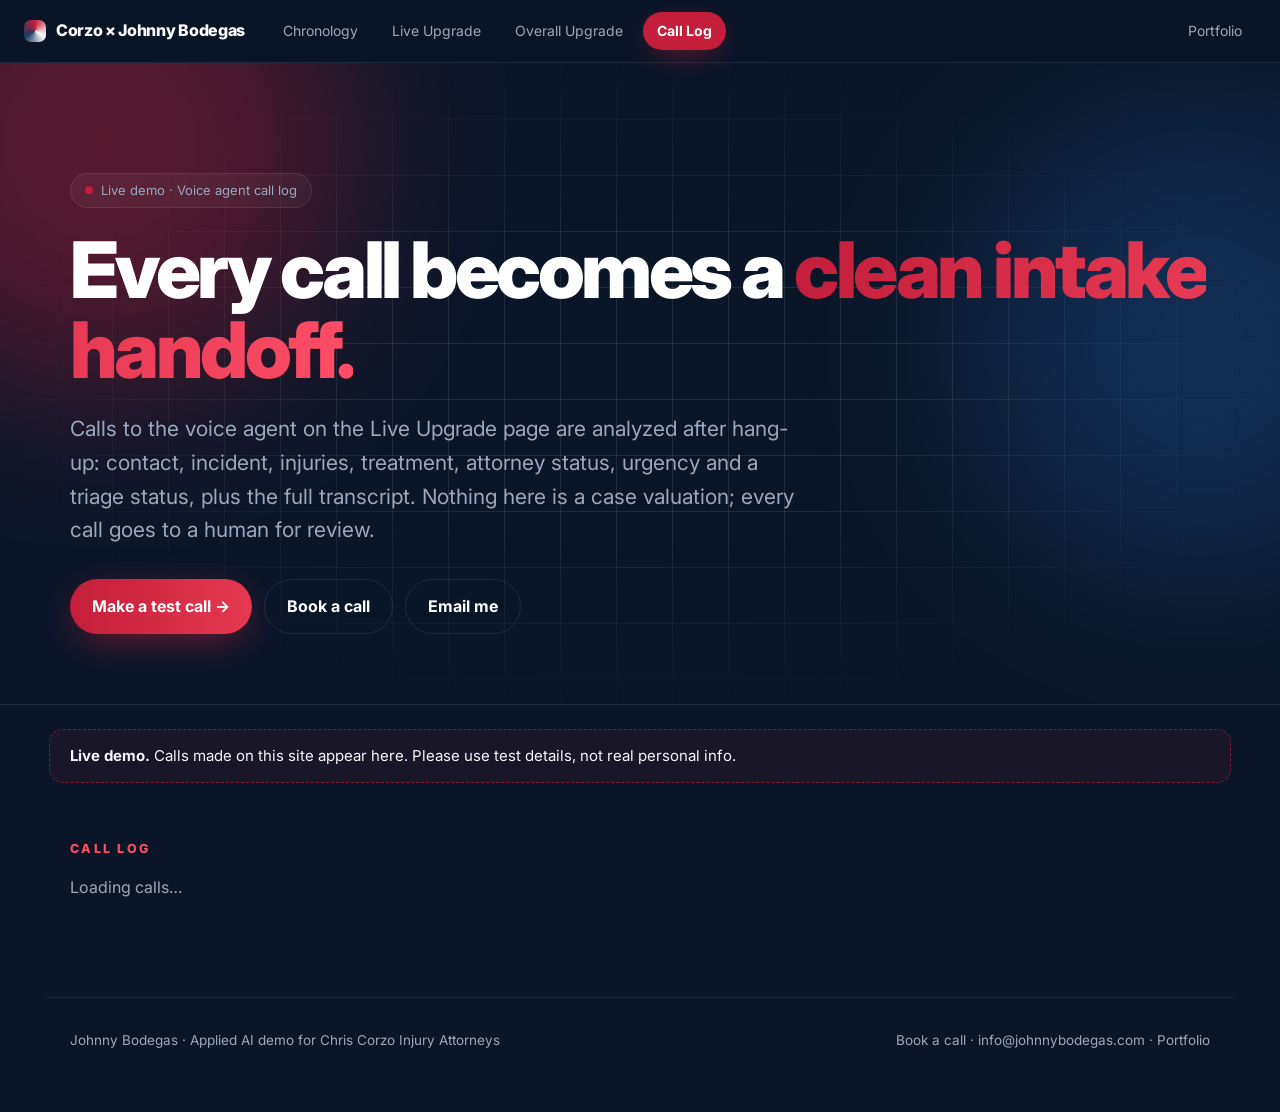
<file: site/calls.html>
<!DOCTYPE html>
<html lang="en">
<head>
<meta charset="UTF-8"/>
<meta name="viewport" content="width=device-width, initial-scale=1.0"/>
<title>Call Log · Corzo voice agent</title>
<style>
:root{--bg:#0a1628;--surface:#12233f;--border:#1e3a5f;--text:#e8eef5;--muted:#8b9bb4;--accent:#c41e3a}
nav.tabs{background:#081222;border-bottom:1px solid #1e3a5f;padding:.6rem 1rem;display:flex;gap:.4rem;flex-wrap:wrap;align-items:center}nav.tabs a{color:#e8eef5;text-decoration:none;padding:.4rem .7rem;border-radius:6px}nav.tabs a.active{background:#c41e3a;color:#fff;font-weight:700}
.banner{max-width:1140px;margin:24px auto 0;padding:14px 20px;border-radius:14px;border:1px dashed rgba(196,30,58,.6);background:rgba(196,30,58,.08);color:#f4f6fa;font-size:15px}
.grid{display:grid;grid-template-columns:minmax(300px,1fr) 1.6fr;gap:20px;align-items:start}
@media(max-width:860px){.grid{grid-template-columns:1fr}}
.list{display:flex;flex-direction:column;gap:10px}
.item{text-align:left;width:100%;cursor:pointer;background:linear-gradient(160deg,#12233f,#0f1f38)!important;border:1px solid rgba(255,255,255,.09)!important;border-radius:16px!important;padding:14px 16px!important;color:#f4f6fa!important;box-shadow:none!important;font-weight:400!important}
.item.sel{border-color:#c41e3a!important;box-shadow:0 0 0 1px #c41e3a!important}
.item .who{font-weight:700;font-size:16px}.item .meta{color:var(--muted);font-size:13px;margin-top:4px}
.badge{display:inline-block;font-size:10.5px;font-weight:800;letter-spacing:.08em;text-transform:uppercase;padding:3px 9px;border-radius:999px;vertical-align:middle;margin-left:6px}
.b-qualified{color:#bbf7d0;background:rgba(74,222,128,.1);border:1px solid rgba(74,222,128,.35)}
.b-needs_review{color:#fde68a;background:rgba(251,191,36,.1);border:1px solid rgba(251,191,36,.35)}
.b-not_a_case{color:#cbd5e1;background:rgba(148,163,184,.1);border:1px solid rgba(148,163,184,.35)}
.b-sample{color:#fecaca;background:rgba(196,30,58,.15);border:1px solid rgba(196,30,58,.5)}
dl.f{display:grid;grid-template-columns:170px 1fr;gap:6px 14px;margin:0}dl.f dt{color:var(--muted);font-size:13px}dl.f dd{margin:0}
.tx{max-height:420px;overflow:auto;display:flex;flex-direction:column;gap:8px}
.m{padding:8px 12px;border-radius:12px;max-width:85%;font-size:14.5px}.m.agent{background:#0f1f38;border:1px solid rgba(255,255,255,.08)}.m.user{background:#1e3a5f;margin-left:auto}
.m small{display:block;color:var(--muted);font-size:11px}
pre.h{white-space:pre-wrap;background:#081222;border-radius:12px;padding:14px;font-size:13.5px;border:1px solid rgba(255,255,255,.08)}
.muted{color:var(--muted)}
</style>
<link rel="preconnect" href="https://fonts.googleapis.com"><link href="https://fonts.googleapis.com/css2?family=Inter:wght@400;600;700;800;900&display=swap" rel="stylesheet">
<link rel="stylesheet" href="/assets/corzo.css">
</head>
<body>
<nav class="tabs">
  <span class="logo"><i></i><span>Corzo × Johnny Bodegas</span></span>
  <a href="/">Chronology</a>
  <a href="/live-upgrade/">Live Upgrade</a>
  <a href="/overall-upgrade/">Overall Upgrade</a>
  <a href="/calls/" class="active">Call Log</a>
  <a href="https://portfolio.johnnybodegas.com/" target="_blank" rel="noopener" style="color:#8b9bb4;margin-left:auto">Portfolio</a>
</nav>
<header class="hero"><div class="orb o1"></div><div class="orb o2"></div><div class="gridbg"></div><div class="in">
  <span class="pill reveal"><b></b>Live demo · Voice agent call log</span>
  <h1 class="reveal d1">Every call becomes a <span class="grad">clean intake handoff.</span></h1>
  <p class="sub reveal d2">Calls to the voice agent on the Live Upgrade page are analyzed after hang-up: contact, incident, injuries, treatment, attorney status, urgency and a triage status, plus the full transcript. Nothing here is a case valuation; every call goes to a human for review.</p>
  <div class="cta reveal d3"><a class="btn pri" href="/live-upgrade/#voice">Make a test call →</a><a class="btn" href="https://calendar.app.google/VPPcBakyackf3NNN9" target="_blank" rel="noopener">Book a call</a><a class="btn" href="mailto:info@johnnybodegas.com">Email me</a></div>
</div></header>
<div class="banner"><strong>Live demo.</strong> Calls made on this site appear here. Please use test details, not real personal info.</div>
<div class="wrap">
  <div class="eyebrow">Call log</div>
  <p class="muted" id="state">Loading calls…</p>
  <div class="grid">
    <div class="list" id="list"></div>
    <div id="detail"></div>
  </div>
</div>
<footer class="site"><span>Johnny Bodegas · Applied AI demo for Chris Corzo Injury Attorneys</span><span><a href="https://calendar.app.google/VPPcBakyackf3NNN9" target="_blank" rel="noopener">Book a call</a> · <a href="mailto:info@johnnybodegas.com">info@johnnybodegas.com</a> · <a href="https://portfolio.johnnybodegas.com/" target="_blank" rel="noopener">Portfolio</a></span></footer>
<script>
// Public, read-only: publishable key + RLS allow SELECT only. Phone numbers are masked server-side before storage.
const SB="https://egidfikgecpbpdausrcr.supabase.co", KEY="sb_publishable_lFwjy5iuG41NV7t2A9VTHQ_l2ts9HNp";
const LABEL={qualified:"Qualified",needs_review:"Needs review",not_a_case:"Not a case"};
const FIELDS=[["caller_name","Caller"],["phone","Phone"],["incident_type","Incident type"],["incident_date","Incident date"],["injuries","Injuries"],["treatment_status","Treatment"],["has_attorney","Has attorney"],["urgency","Urgency"],["best_callback_time","Best callback"]];
const esc=s=>String(s??"").replace(/[&<>"]/g,c=>({"&":"&amp;","<":"&lt;",">":"&gt;",'"':"&quot;"}[c]));
const nice=v=>v==null||v===""?"—":String(v).replace(/_/g," ");
const fmt=(iso,tz)=>iso?new Date(iso).toLocaleString("en-US",{timeZone:tz,month:"short",day:"numeric",hour:"numeric",minute:"2-digit"}):"—";
const times=iso=>`${fmt(iso,"Asia/Manila")} Manila · ${fmt(iso,"America/Chicago")} Central`;
const badge=c=>`<span class="badge b-${esc(c.status)}">${esc(LABEL[c.status]||c.status)}</span>${c.is_sample?'<span class="badge b-sample">Sample</span>':""}`;
let calls=[],sel=null;
function handoff(c){const f=c.fields||{};return [`CORZO INTAKE HANDOFF${c.is_sample?" (SAMPLE / fictional)":""}`,`Status: ${LABEL[c.status]||c.status}   Urgency: ${nice(f.urgency)}`,`Call: ${times(c.started_at)} (${c.duration?Math.round(c.duration/60*10)/10+" min":"—"})`,"",...FIELDS.map(([k,l])=>`${l}: ${nice(f[k])}`),"",`Summary: ${c.summary||"—"}`,"",`Next step: intake team calls back${f.best_callback_time?" ("+f.best_callback_time+")":""}; attorney review required. No valuation was given.`,`Ref: ${c.conversation_id}`].join("\n");}
function show(id){sel=id;const c=calls.find(x=>x.conversation_id===id);document.querySelectorAll(".item").forEach(e=>e.classList.toggle("sel",e.dataset.id===id));if(!c)return;const f=c.fields||{};
 const audio=c.has_audio&&!c.is_sample?`<div class="card"><div class="eyebrow">Recording</div><audio controls preload="none" style="width:100%" src="${SB}/functions/v1/corzo-sync?audio=${encodeURIComponent(c.conversation_id)}"></audio></div>`:"";
 document.getElementById("detail").innerHTML=`<div class="card"><div class="eyebrow">Summary ${badge(c)}</div><p style="margin:0">${esc(c.summary||"—")}</p><p class="muted" style="font-size:13px;margin:.6rem 0 0">${esc(times(c.started_at))}${c.duration?" · "+Math.round(c.duration)+"s":""}</p></div>
 <div class="card"><div class="eyebrow">Extracted fields</div><dl class="f">${FIELDS.map(([k,l])=>`<dt>${l}</dt><dd>${esc(nice(f[k]))}</dd>`).join("")}</dl></div>
 <div class="card"><div class="eyebrow">Intake-team handoff</div><pre class="h" id="ho">${esc(handoff(c))}</pre><button id="copy">Copy handoff</button> <span class="muted" id="copied"></span></div>
 ${audio}
 <div class="card"><div class="eyebrow">Transcript</div><div class="tx">${(c.transcript||[]).map(m=>`<div class="m ${m.role==="user"?"user":"agent"}"><small>${m.role==="user"?"Caller":"Agent"}${m.t!=null?" · "+m.t+"s":""}</small>${esc(m.message)}</div>`).join("")||'<span class="muted">No transcript.</span>'}</div></div>`;
 document.getElementById("copy").onclick=async()=>{const t=handoff(c);try{await navigator.clipboard.writeText(t)}catch(e){const a=document.createElement("textarea");a.value=t;document.body.appendChild(a);a.select();document.execCommand("copy");a.remove()}document.getElementById("copied").textContent="Copied ✓";};}
async function load(){const r=await fetch(`${SB}/rest/v1/corzo_calls?select=*&order=started_at.desc&limit=50`,{headers:{apikey:KEY}});calls=r.ok?await r.json():[];
 document.getElementById("state").textContent=calls.length?`${calls.length} call${calls.length>1?"s":""}. Newest first. Click one for details.`:"No calls yet. Make a test call on the Live Upgrade page.";
 document.getElementById("list").innerHTML=calls.map(c=>`<button class="item" data-id="${esc(c.conversation_id)}"><div class="who">${esc((c.fields||{}).caller_name||"Unknown caller")} ${badge(c)}</div><div class="meta">${esc(nice((c.fields||{}).incident_type))} · ${esc(times(c.started_at))}</div></button>`).join("");
 document.querySelectorAll(".item").forEach(e=>e.onclick=()=>show(e.dataset.id));if(calls.length)show(sel&&calls.some(c=>c.conversation_id===sel)?sel:calls[0].conversation_id);}
load();
// Ask the server to pull any new calls from ElevenLabs (rate-limited server-side), then refresh.
fetch(`${SB}/functions/v1/corzo-sync`,{method:"POST"}).then(r=>r.json()).then(j=>{if(j&&j.synced)load()}).catch(()=>{});
setInterval(load,30000);
</script>
</body>
</html>
</file>
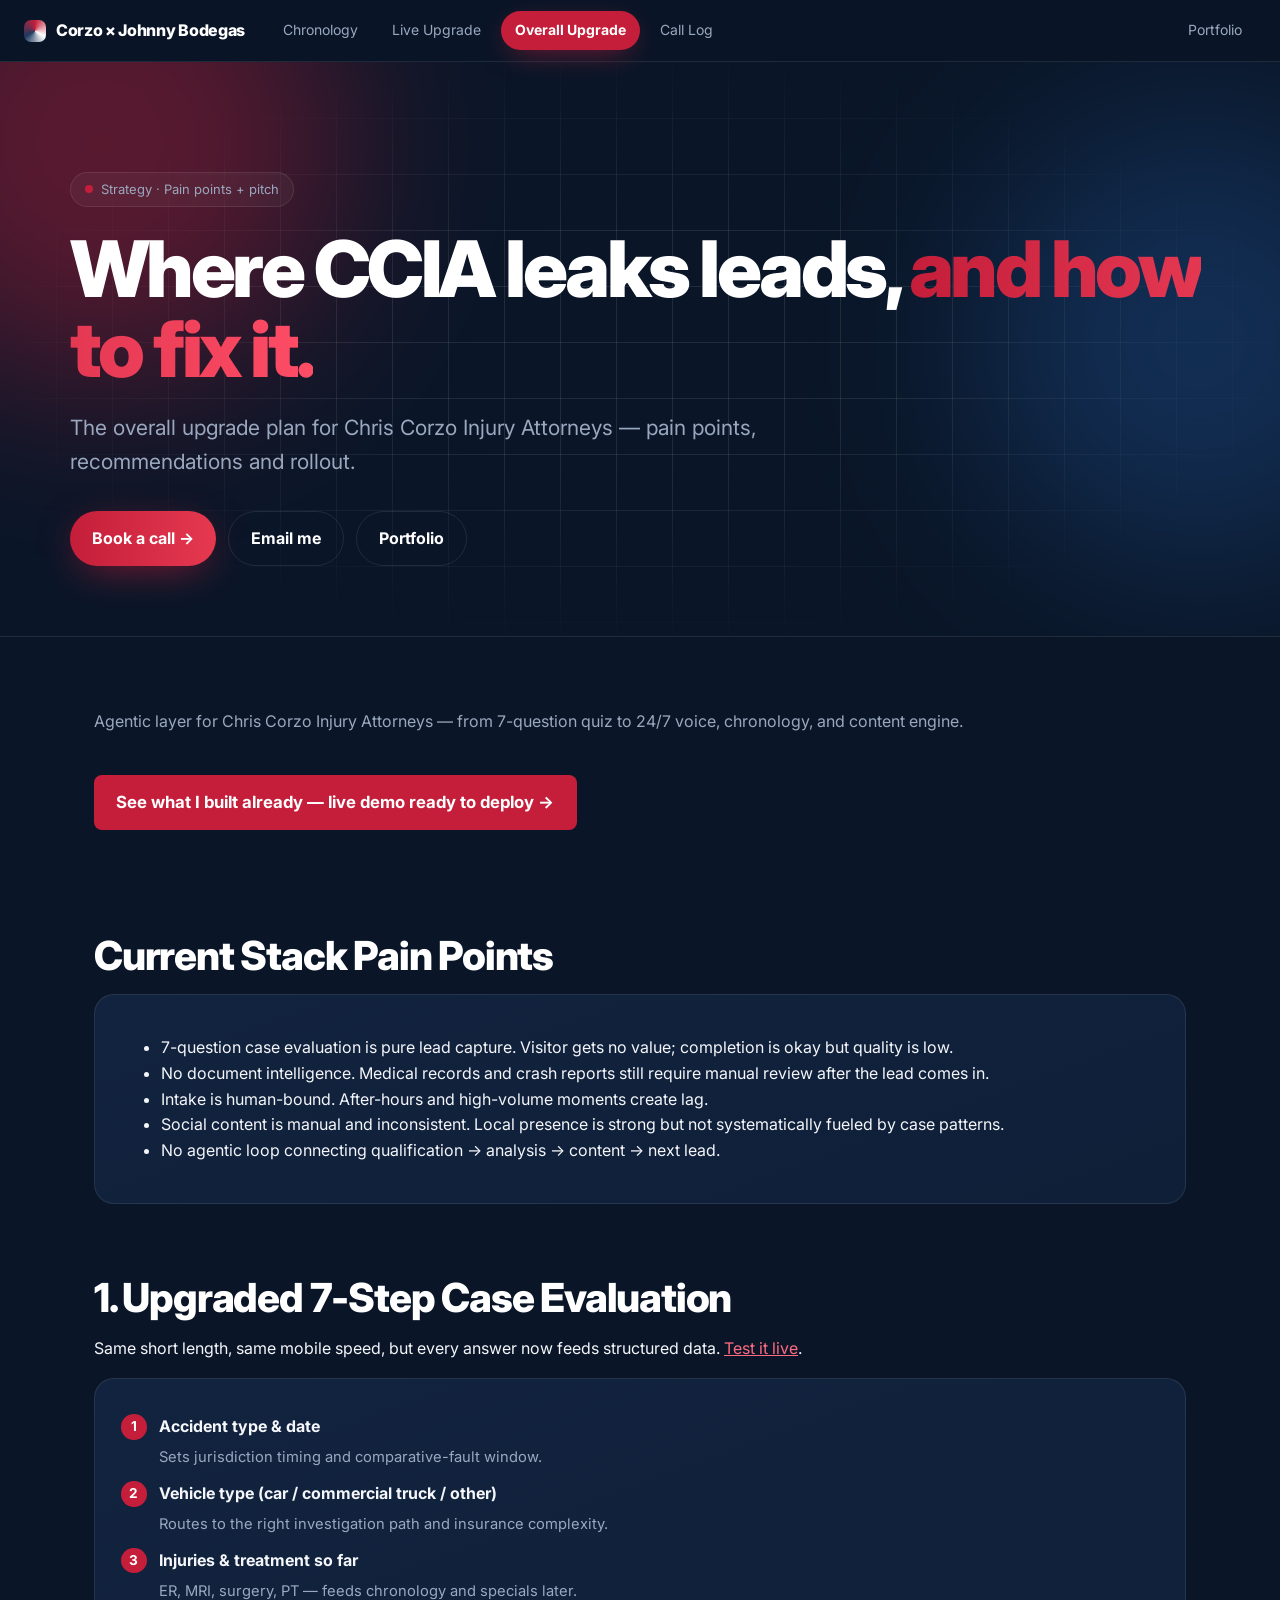
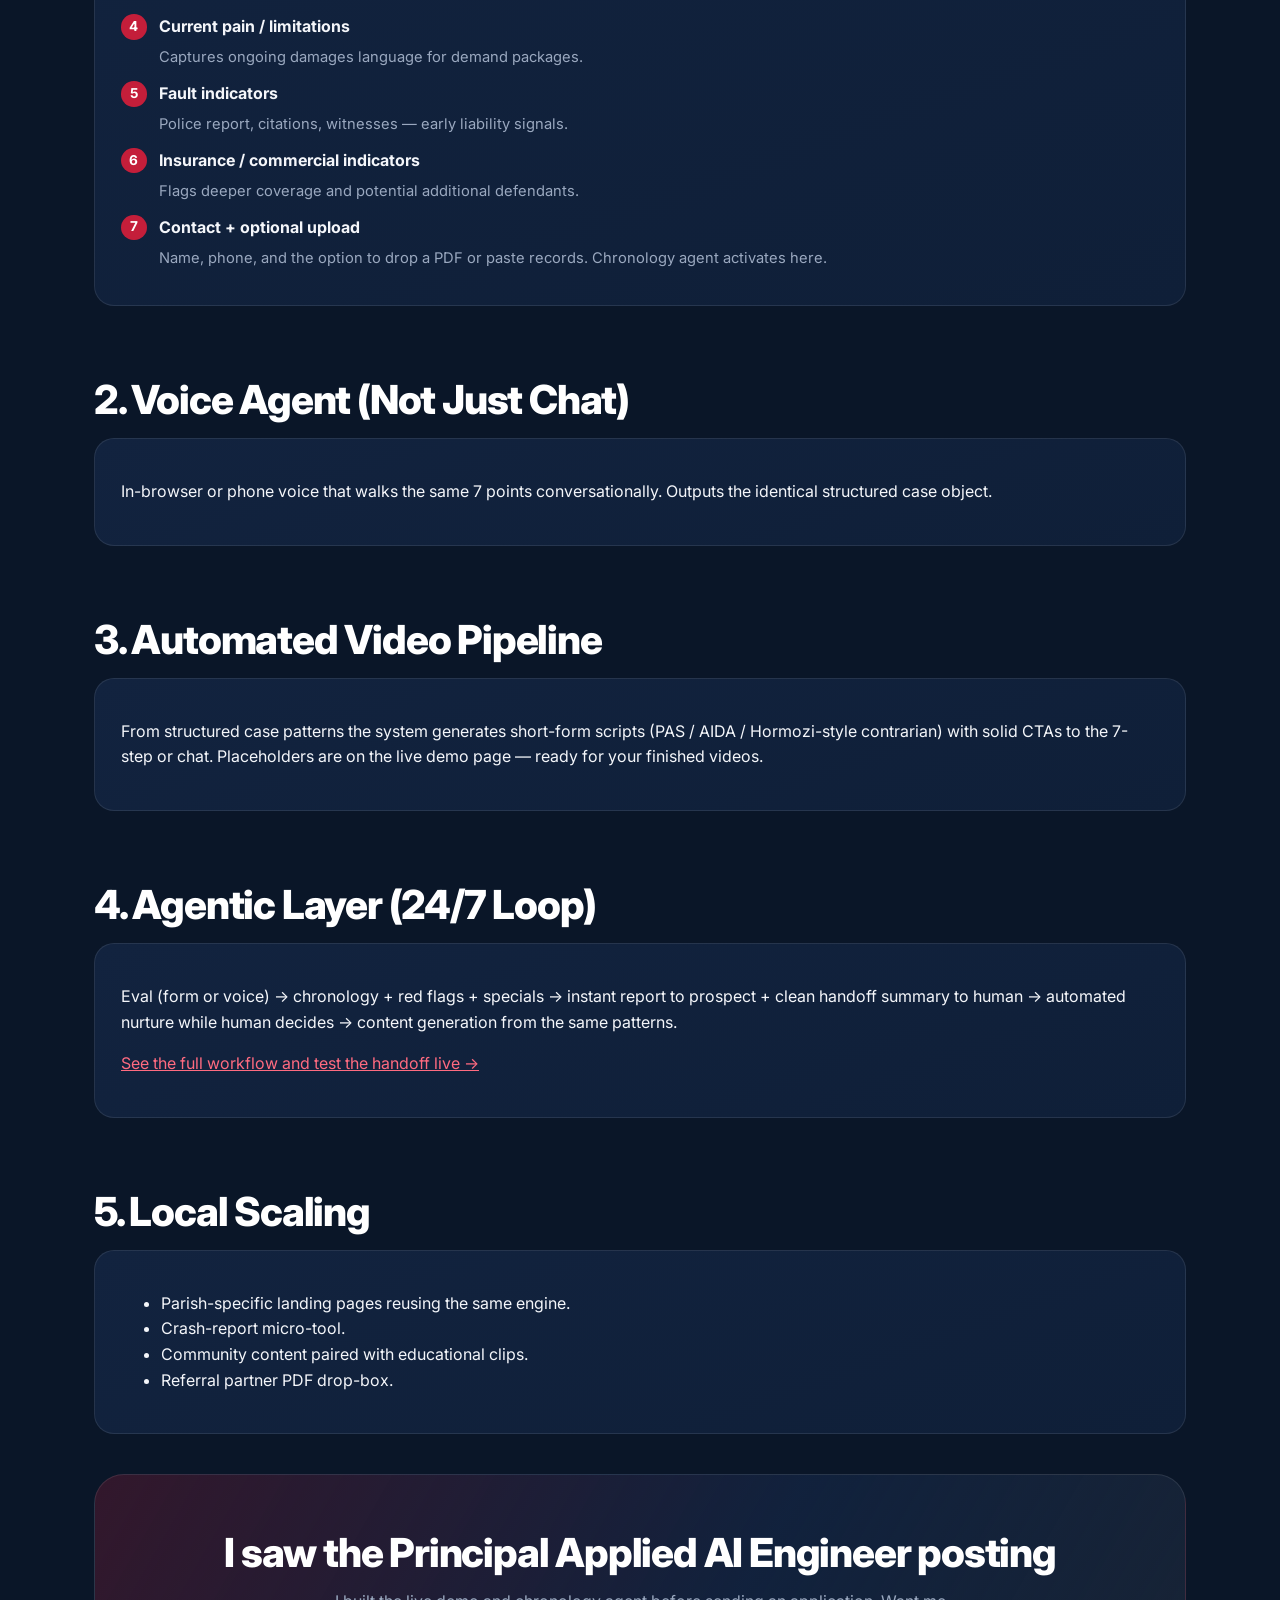
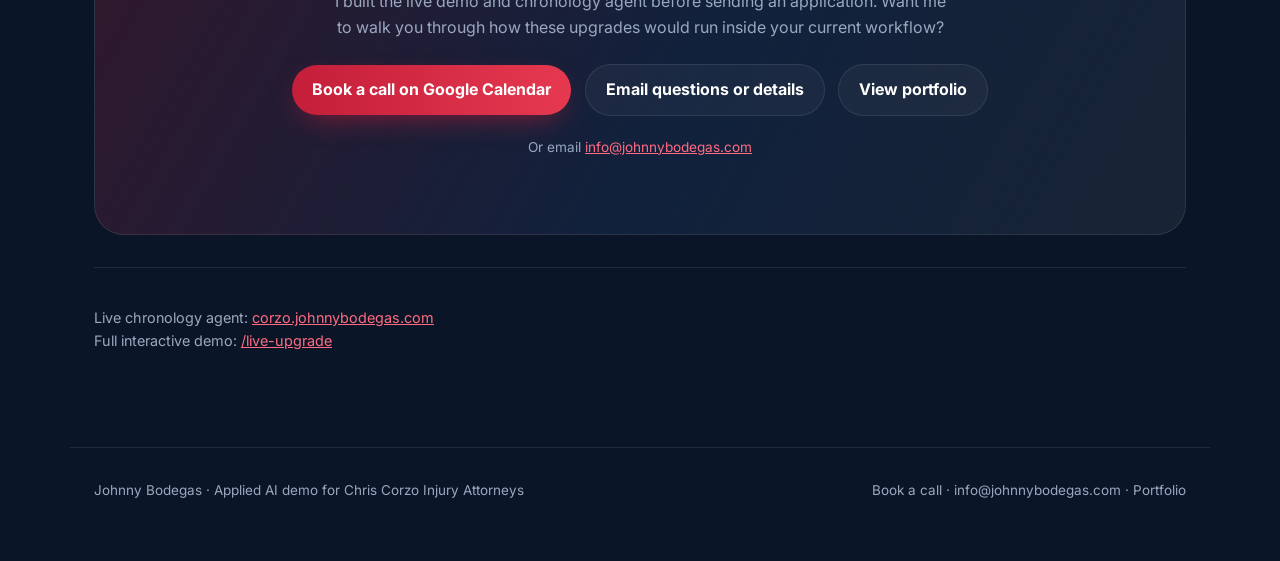
<file: site/overall-upgrade.html>
<!DOCTYPE html>
<html lang="en">
<head>
<meta charset="UTF-8"/>
<meta name="viewport" content="width=device-width, initial-scale=1.0"/>
<title>Overall Upgrade · Corzo for CCIA</title>
<style>
:root{--bg:#0a1628;--surface:#12233f;--border:#1e3a5f;--text:#e8eef5;--muted:#8b9bb4;--accent:#c41e3a}
*{box-sizing:border-box}
body{margin:0;font-family:system-ui,-apple-system,sans-serif;background:var(--bg);color:var(--text);line-height:1.6}
.wrap{max-width:820px;margin:0 auto;padding:2.5rem 1.25rem 4rem}
h1{font-size:1.9rem;margin:0 0 .4rem;font-weight:650}
.sub{color:var(--muted);font-size:1rem;margin-bottom:1.5rem}
.hero-cta{display:inline-block;background:var(--accent);color:#fff;text-decoration:none;padding:.9rem 1.4rem;border-radius:8px;font-weight:700;font-size:1.05rem;margin:1rem 0 2rem}
.hero-cta:hover{filter:brightness(1.08)}
h2{font-size:1.25rem;margin:2.2rem 0 .8rem;color:var(--accent)}
.card{background:var(--surface);border:1px solid var(--border);border-radius:10px;padding:1.2rem 1.3rem;margin:1rem 0}
.why{color:var(--muted);font-size:.92rem;margin-top:.4rem}
.step{display:flex;gap:.8rem;margin:.7rem 0}
.num{background:var(--accent);color:#fff;width:1.6rem;height:1.6rem;border-radius:50%;display:flex;align-items:center;justify-content:center;font-weight:700;font-size:.85rem;flex-shrink:0}
a{color:var(--accent)}
.cta-box{background:var(--surface);border:1px solid var(--accent);border-radius:12px;padding:1.4rem 1.5rem;margin:2.5rem 0 1rem;text-align:center}
.cta-box h2{margin-top:0}
.cta-box p{color:var(--muted);max-width:62ch;margin:.6rem auto 1.2rem}
.cta-btn{background:var(--accent);color:#fff;border:none;padding:.75rem 1.2rem;border-radius:7px;font-weight:600;text-decoration:none;display:inline-block;margin:.3rem}
.cta-btn.secondary{background:transparent;color:var(--text);border:1px solid var(--border)}
.footer{margin-top:2rem;padding-top:1.5rem;border-top:1px solid var(--border);color:var(--muted);font-size:.9rem}
nav.tabs{background:#081222;border-bottom:1px solid #1e3a5f;padding:.6rem 1rem;display:flex;gap:.4rem;flex-wrap:wrap;align-items:center}nav.tabs a{color:#e8eef5;text-decoration:none;padding:.4rem .7rem;border-radius:6px}nav.tabs a.active{background:#c41e3a;color:#fff;font-weight:700}
</style>
<link rel="preconnect" href="https://fonts.googleapis.com"><link href="https://fonts.googleapis.com/css2?family=Inter:wght@400;600;700;800;900&display=swap" rel="stylesheet">
<link rel="stylesheet" href="/assets/corzo.css">
</head>
<body>
<nav class="tabs">
  <span class="logo"><i></i><span>Corzo × Johnny Bodegas</span></span>
  <a href="/">Chronology</a>
  <a href="/live-upgrade/">Live Upgrade</a>
  <a href="/overall-upgrade/" class="active">Overall Upgrade</a>
  <a href="/calls/">Call Log</a>
  <a href="https://portfolio.johnnybodegas.com/" target="_blank" rel="noopener" style="color:#8b9bb4;margin-left:auto">Portfolio</a>
</nav>
<header class="hero"><div class="orb o1"></div><div class="orb o2"></div><div class="gridbg"></div><div class="in">
  <span class="pill reveal"><b></b>Strategy · Pain points + pitch</span>
  <h1 class="reveal d1">Where CCIA leaks leads, <span class="grad">and how to fix it.</span></h1>
  <p class="sub reveal d2">The overall upgrade plan for Chris Corzo Injury Attorneys — pain points, recommendations and rollout.</p>
  <div class="cta reveal d3"><a class="btn pri" href="https://calendar.app.google/VPPcBakyackf3NNN9" target="_blank" rel="noopener">Book a call →</a><a class="btn" href="mailto:info@johnnybodegas.com">Email me</a><a class="btn" href="https://portfolio.johnnybodegas.com/" target="_blank" rel="noopener">Portfolio</a></div>
</div></header>
<div class="wrap">
  <p class="sub">Agentic layer for Chris Corzo Injury Attorneys — from 7-question quiz to 24/7 voice, chronology, and content engine.</p>

  <a class="hero-cta" href="/live-upgrade/">See what I built already — live demo ready to deploy →</a>

  <h2>Current Stack Pain Points</h2>
  <div class="card">
    <ul>
      <li>7-question case evaluation is pure lead capture. Visitor gets no value; completion is okay but quality is low.</li>
      <li>No document intelligence. Medical records and crash reports still require manual review after the lead comes in.</li>
      <li>Intake is human-bound. After-hours and high-volume moments create lag.</li>
      <li>Social content is manual and inconsistent. Local presence is strong but not systematically fueled by case patterns.</li>
      <li>No agentic loop connecting qualification → analysis → content → next lead.</li>
    </ul>
  </div>

  <h2>1. Upgraded 7-Step Case Evaluation</h2>
  <p>Same short length, same mobile speed, but every answer now feeds structured data. <a href="/live-upgrade/#eval">Test it live</a>.</p>
  <div class="card">
    <div class="step"><div class="num">1</div><div><strong>Accident type & date</strong><div class="why">Sets jurisdiction timing and comparative-fault window.</div></div></div>
    <div class="step"><div class="num">2</div><div><strong>Vehicle type (car / commercial truck / other)</strong><div class="why">Routes to the right investigation path and insurance complexity.</div></div></div>
    <div class="step"><div class="num">3</div><div><strong>Injuries & treatment so far</strong><div class="why">ER, MRI, surgery, PT — feeds chronology and specials later.</div></div></div>
    <div class="step"><div class="num">4</div><div><strong>Current pain / limitations</strong><div class="why">Captures ongoing damages language for demand packages.</div></div></div>
    <div class="step"><div class="num">5</div><div><strong>Fault indicators</strong><div class="why">Police report, citations, witnesses — early liability signals.</div></div></div>
    <div class="step"><div class="num">6</div><div><strong>Insurance / commercial indicators</strong><div class="why">Flags deeper coverage and potential additional defendants.</div></div></div>
    <div class="step"><div class="num">7</div><div><strong>Contact + optional upload</strong><div class="why">Name, phone, and the option to drop a PDF or paste records. Chronology agent activates here.</div></div></div>
  </div>

  <h2>2. Voice Agent (Not Just Chat)</h2>
  <div class="card"><p>In-browser or phone voice that walks the same 7 points conversationally. Outputs the identical structured case object.</p></div>

  <h2>3. Automated Video Pipeline</h2>
  <div class="card"><p>From structured case patterns the system generates short-form scripts (PAS / AIDA / Hormozi-style contrarian) with solid CTAs to the 7-step or chat. Placeholders are on the live demo page — ready for your finished videos.</p></div>

  <h2>4. Agentic Layer (24/7 Loop)</h2>
  <div class="card">
    <p>Eval (form or voice) → chronology + red flags + specials → instant report to prospect + clean handoff summary to human → automated nurture while human decides → content generation from the same patterns.</p>
    <p><a href="/live-upgrade/">See the full workflow and test the handoff live →</a></p>
  </div>

  <h2>5. Local Scaling</h2>
  <div class="card">
    <ul>
      <li>Parish-specific landing pages reusing the same engine.</li>
      <li>Crash-report micro-tool.</li>
      <li>Community content paired with educational clips.</li>
      <li>Referral partner PDF drop-box.</li>
    </ul>
  </div>

  <div class="cta-box">
    <h2>I saw the Principal Applied AI Engineer posting</h2>
    <p>I built the live demo and chronology agent before sending an application. Want me to walk you through how these upgrades would run inside your current workflow?</p>
    <a class="cta-btn" href="https://calendar.app.google/VPPcBakyackf3NNN9" target="_blank" rel="noopener">Book a call on Google Calendar</a>
    <a class="cta-btn secondary" href="mailto:info@johnnybodegas.com">Email questions or details</a>
    <a class="cta-btn secondary" href="https://portfolio.johnnybodegas.com/" target="_blank" rel="noopener">View portfolio</a>
    <p style="font-size:.85rem;margin-top:1rem">Or email <a href="mailto:info@johnnybodegas.com">info@johnnybodegas.com</a></p>
  </div>

  <div class="footer">
    <p>Live chronology agent: <a href="/">corzo.johnnybodegas.com</a><br>
    Full interactive demo: <a href="/live-upgrade/">/live-upgrade</a></p>
  </div>
</div>
<footer class="site"><span>Johnny Bodegas · Applied AI demo for Chris Corzo Injury Attorneys</span><span><a href="https://calendar.app.google/VPPcBakyackf3NNN9" target="_blank" rel="noopener">Book a call</a> · <a href="mailto:info@johnnybodegas.com">info@johnnybodegas.com</a> · <a href="https://portfolio.johnnybodegas.com/" target="_blank" rel="noopener">Portfolio</a></span></footer>
</body>
</html>
</file>
<file: assets/corzo.css>
/* Corzo skin — Elva landing-page layout/typography, Call Corzo palette (navy #0a1628, red #c41e3a, white) */
:root{--bg:#0a1628;--surface:#0f1f38;--p2:#12233f;--border:rgba(255,255,255,.09);--line:rgba(255,255,255,.09);--text:#f4f6fa;--muted:#9aa8bf;--accent:#c41e3a;--red2:#ff4d66}
html{scroll-behavior:smooth}
body{margin:0!important;padding:0!important;background:#0a1628!important;color:var(--text);font:16px/1.6 Inter,system-ui,-apple-system,"Segoe UI",Roboto,sans-serif!important;overflow-x:hidden}
.grad{background:linear-gradient(90deg,#c41e3a,#ff4d66,#ffffff);-webkit-background-clip:text;background-clip:text;color:transparent;background-size:200% auto;animation:sh 8s linear infinite}
@keyframes sh{to{background-position:200% center}}
nav.tabs{position:sticky;top:0;z-index:20;backdrop-filter:blur(14px);background:rgba(10,22,40,.78)!important;border-bottom:1px solid var(--line)!important;height:62px;padding:0 24px!important;display:flex;align-items:center;gap:6px}
nav.tabs .logo{font-weight:800;letter-spacing:-.02em;display:flex;gap:10px;align-items:center;margin-right:18px;color:#fff}
nav.tabs .logo i{width:22px;height:22px;border-radius:7px;background:conic-gradient(from 0deg,#c41e3a,#ffffff,#1e3a5f,#c41e3a);animation:spin 6s linear infinite}
@keyframes spin{to{transform:rotate(360deg)}}
nav.tabs a{color:var(--muted)!important;font-size:14px;text-decoration:none;padding:8px 14px!important;border-radius:999px!important;transition:color .2s,background .2s}
nav.tabs a:hover{color:#fff!important}
nav.tabs a.active{background:#c41e3a!important;color:#fff!important;box-shadow:0 8px 30px -10px rgba(196,30,58,.8)}
.hero{position:relative;padding:110px 24px 70px;overflow:hidden;border-bottom:1px solid var(--line)}
.hero .in{position:relative;max-width:1140px;margin:0 auto}
.orb{position:absolute;border-radius:50%;filter:blur(90px);opacity:.42;animation:float 14s ease-in-out infinite;pointer-events:none}
.o1{width:480px;height:480px;background:#c41e3a;top:-160px;left:-140px}.o2{width:440px;height:440px;background:#1e4f8f;top:60px;right:-140px;animation-delay:-5s}
@keyframes float{50%{transform:translate(40px,30px) scale(1.08)}}
.gridbg{position:absolute;inset:0;background-image:linear-gradient(var(--line) 1px,transparent 1px),linear-gradient(90deg,var(--line) 1px,transparent 1px);background-size:56px 56px;mask-image:radial-gradient(ellipse at center,#000 30%,transparent 75%);-webkit-mask-image:radial-gradient(ellipse at center,#000 30%,transparent 75%)}
.pill{display:inline-flex;gap:8px;align-items:center;padding:6px 14px;border-radius:999px;border:1px solid var(--line);background:rgba(255,255,255,.04);font-size:13px;color:var(--muted)}
.pill b{width:8px;height:8px;border-radius:50%;background:#c41e3a;animation:pulse 2s infinite}
@keyframes pulse{70%{box-shadow:0 0 0 10px rgba(196,30,58,0)}0%{box-shadow:0 0 0 0 rgba(196,30,58,.7)}}
.hero h1{font-size:clamp(38px,6.4vw,78px)!important;line-height:1.03;letter-spacing:-.045em;margin:22px 0!important;font-weight:850;color:#fff}
.hero .sub{font-size:clamp(17px,2vw,21px);color:var(--muted);max-width:740px;margin:0}
.hero .cta{display:flex;gap:12px;flex-wrap:wrap;margin-top:32px}
.btn{display:inline-flex;align-items:center;gap:8px;padding:14px 22px;border-radius:999px;font-weight:700;text-decoration:none;border:1px solid var(--line);color:#fff;transition:transform .2s}
.btn:hover{transform:translateY(-2px)}
.btn.pri{background:linear-gradient(90deg,#c41e3a,#e63950);border:0;box-shadow:0 10px 40px -10px rgba(196,30,58,.7)}
.wrap{max-width:1140px!important;margin:0 auto!important;padding:56px 24px 40px!important}
.eyebrow{font-size:12.5px;font-weight:800;letter-spacing:.18em;text-transform:uppercase;color:#ff4d66;margin-bottom:10px}
.wrap h2{font-size:clamp(26px,3.4vw,40px)!important;line-height:1.1;letter-spacing:-.03em;margin:72px 0 14px!important;font-weight:820;color:#fff!important}
.wrap h3{letter-spacing:-.01em}
.card,.cta-box{border-radius:20px!important;background:linear-gradient(160deg,#12233f,#0f1f38)!important;border:1px solid var(--line)!important;padding:24px 26px!important;transition:border-color .3s,transform .3s}
.card:hover{border-color:rgba(196,30,58,.5)!important}
button,.cta-btn{border-radius:999px!important;font-weight:700!important;padding:12px 20px!important}
button:not(.secondary),.cta-btn:not(.secondary){background:linear-gradient(90deg,#c41e3a,#e63950)!important;color:#fff!important;box-shadow:0 10px 30px -12px rgba(196,30,58,.8)}
button.secondary,.cta-btn.secondary{background:rgba(255,255,255,.04)!important;color:#fff!important;border:1px solid var(--line)!important}
input,select,textarea{border-radius:12px!important;background:#081222!important;border:1px solid var(--line)!important}
.cta-box{background:linear-gradient(120deg,rgba(196,30,58,.22),rgba(18,35,63,.9) 55%,rgba(255,255,255,.06))!important;border-radius:30px!important;padding:56px 32px!important;text-align:center}
.cta-box h2{margin-top:0!important}
a{color:#ff6b80}
footer.site{max-width:1140px;margin:40px auto 0;padding:32px 24px 60px;color:var(--muted);font-size:13.5px;border-top:1px solid var(--line);display:flex;flex-wrap:wrap;gap:18px;justify-content:space-between}
footer.site a{color:var(--muted);text-decoration:none}footer.site a:hover{color:#fff}
.reveal{animation:up .9s cubic-bezier(.2,.7,.2,1) both}.d1{animation-delay:.1s}.d2{animation-delay:.25s}.d3{animation-delay:.4s}
@keyframes up{from{opacity:0;transform:translateY(24px)}}
@media(max-width:700px){nav.tabs{overflow-x:auto;padding:0 12px!important}nav.tabs .logo span{display:none}.hero{padding:70px 18px 50px}}
@media(prefers-reduced-motion:reduce){*{animation:none!important}}
.hero-vid{margin-top:44px;border-radius:22px;overflow:hidden;border:1px solid var(--line);box-shadow:0 30px 80px -30px rgba(196,30,58,.55);background:#000;max-width:980px}
.hero-vid video{display:block;width:100%;height:auto;aspect-ratio:16/9}
.embedded nav.tabs,.embedded .hero,.embedded footer.site{display:none!important}.embedded .wrap{padding-top:16px!important}
/* Portfolio nav button: looping LED strip-light border */
@property --angle{syntax:"<angle>";initial-value:0deg;inherits:false}
nav.tabs a.nav-portfolio{margin-left:auto;position:relative;isolation:isolate;color:#fff!important;font-weight:700;padding:8px 18px!important;border-radius:999px!important;border:2px solid transparent;white-space:nowrap;flex-shrink:0;
background:linear-gradient(#0a1628,#0a1628) padding-box,conic-gradient(from var(--angle),#c41e3a,#ff4d66,#ffffff,#ff4d66,#c41e3a,#0a1628,#c41e3a) border-box!important;
animation:ledspin 3s linear infinite,ledglow 2.4s ease-in-out infinite}
nav.tabs a.nav-portfolio:hover{color:#fff!important;background:linear-gradient(#12233f,#12233f) padding-box,conic-gradient(from var(--angle),#c41e3a,#ff4d66,#ffffff,#ff4d66,#c41e3a,#0a1628,#c41e3a) border-box!important}
@keyframes ledspin{to{--angle:360deg}}
@keyframes ledglow{0%,100%{box-shadow:0 0 8px 1px rgba(196,30,58,.55),0 0 18px 2px rgba(255,77,102,.25)}50%{box-shadow:0 0 14px 3px rgba(255,77,102,.75),0 0 30px 6px rgba(196,30,58,.4)}}
@media(prefers-reduced-motion:reduce){nav.tabs a.nav-portfolio{animation:none!important;box-shadow:0 0 12px 2px rgba(196,30,58,.6)}}
@media(max-width:700px){nav.tabs{height:auto!important;min-height:56px;flex-wrap:wrap!important;overflow:visible!important;padding:10px 12px!important;row-gap:8px}nav.tabs a{padding:6px 10px!important;font-size:13px}nav.tabs a.nav-portfolio{padding:6px 14px!important}}
.vid-head{margin-top:56px;max-width:980px}
.vid-head h2{font-size:clamp(26px,3.6vw,42px)!important;line-height:1.08;letter-spacing:-.035em;font-weight:820;color:#fff;margin:14px 0 10px!important}
.vid-head p{color:var(--muted);font-size:clamp(15px,1.7vw,18px);max-width:720px;margin:0}
.vid-head+.hero-vid{margin-top:22px}
</file>
